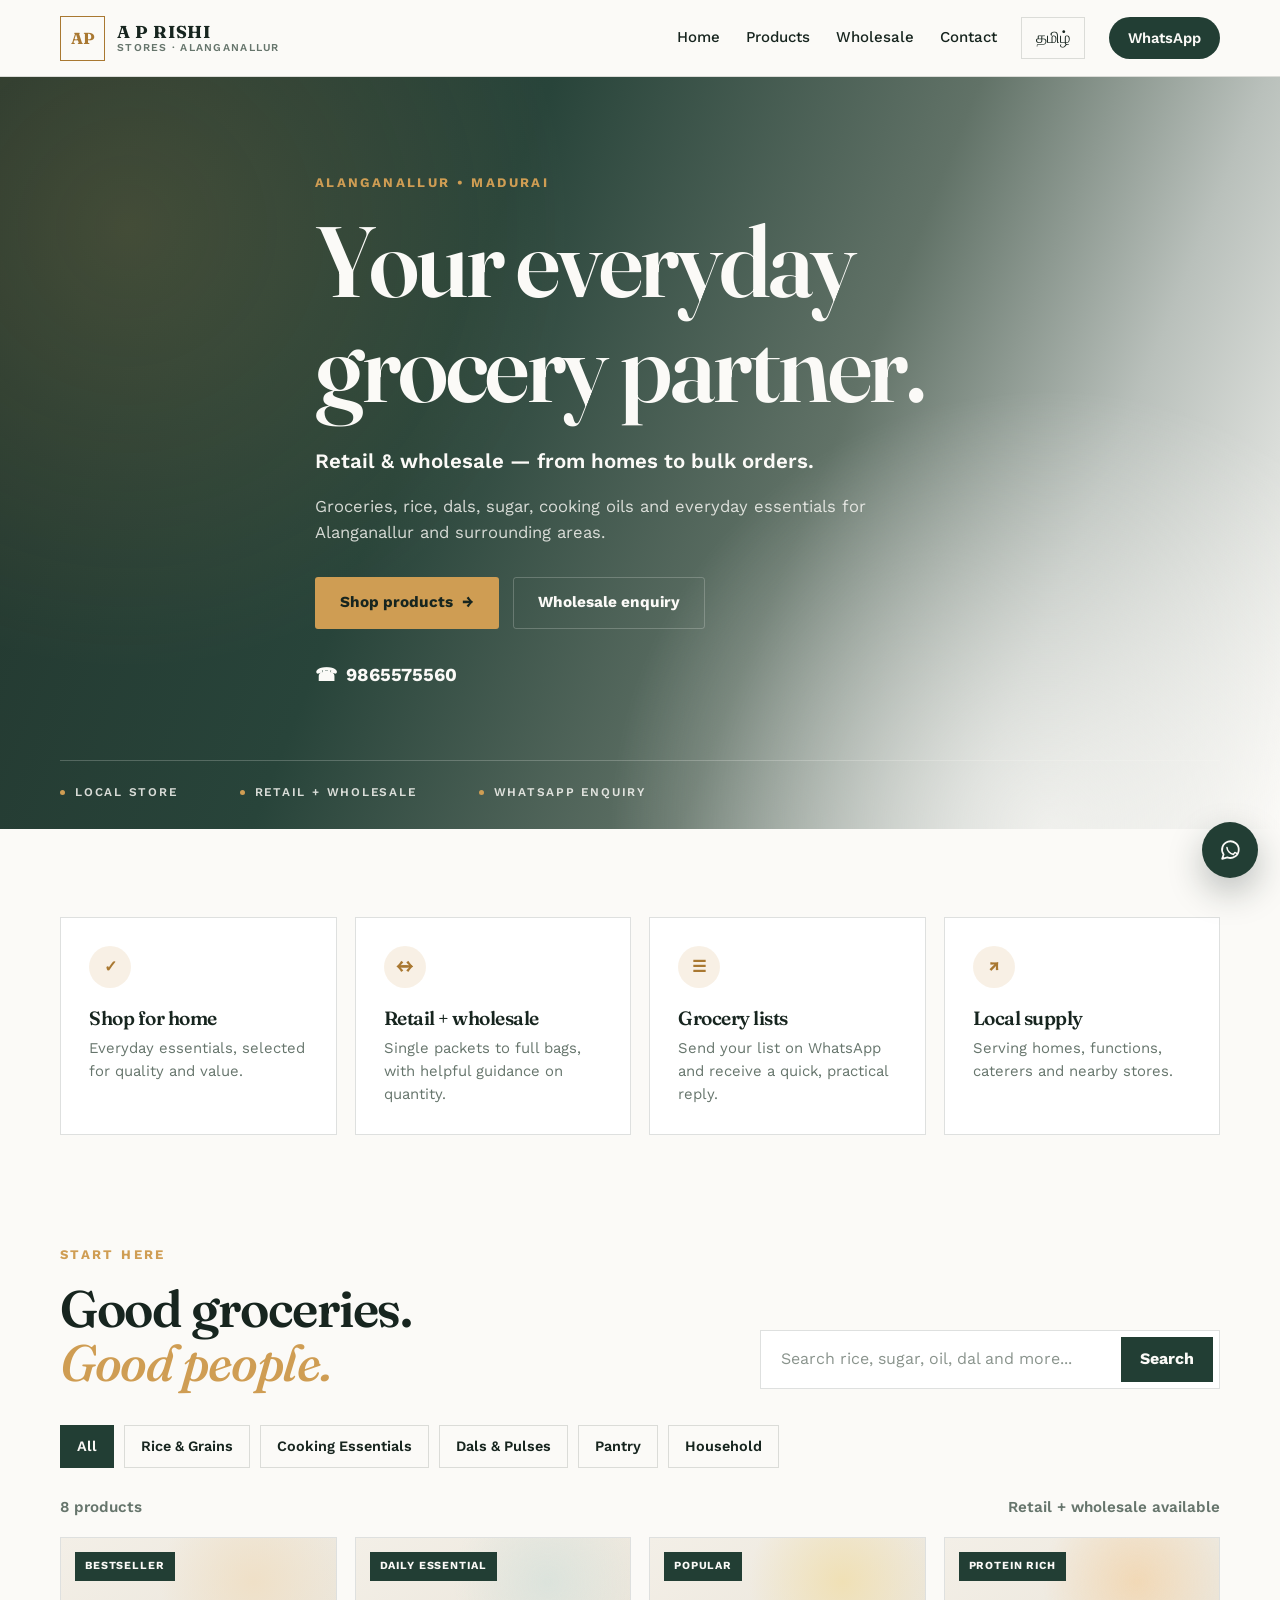
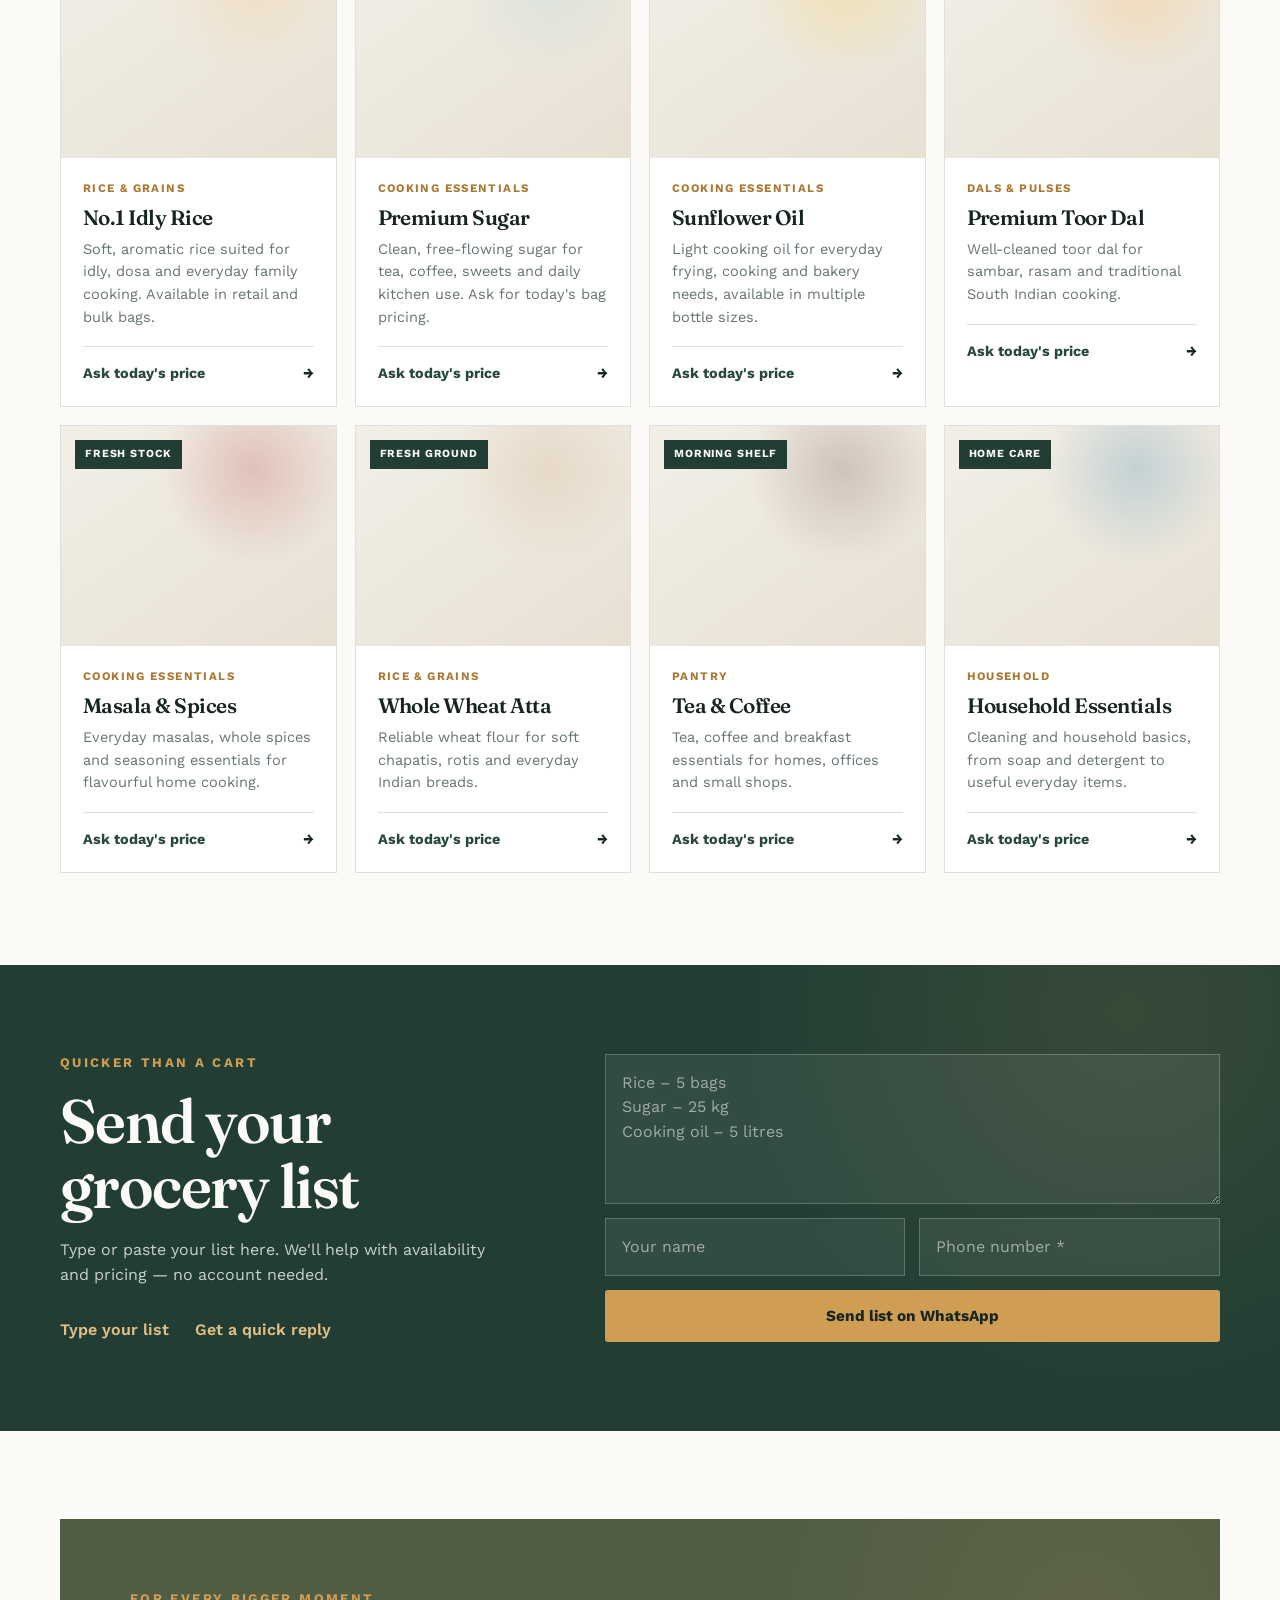
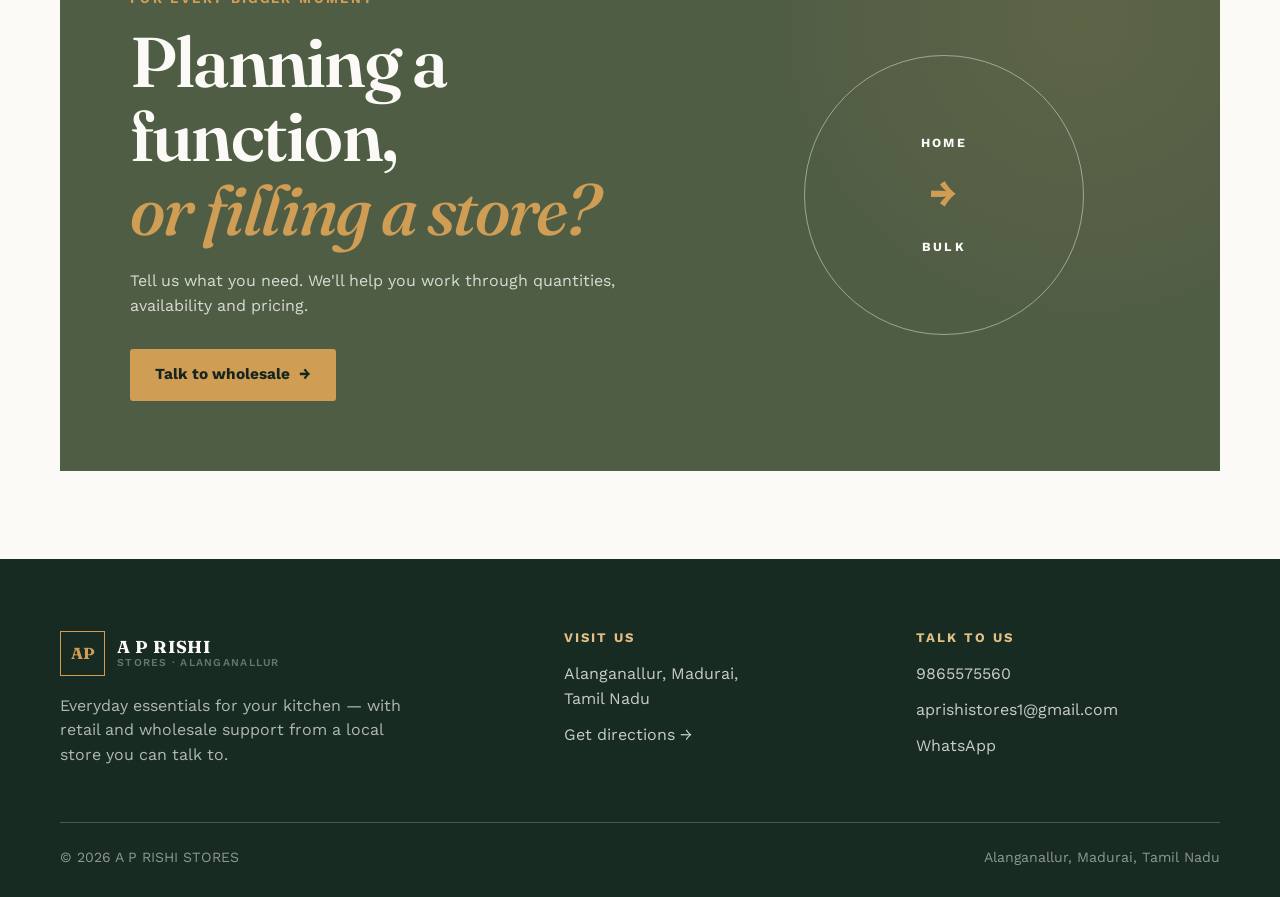
<file: index.html>
<!DOCTYPE html>
<html lang="en">
<head>
  <meta charset="UTF-8" />
  <meta name="viewport" content="width=device-width, initial-scale=1.0" />
  <title>A P Rishi Stores — Everyday Essentials, Alanganallur</title>
  <meta name="description" content="A P Rishi Stores supplies groceries, rice, dals, sugar, cooking oils and everyday essentials in Alanganallur and nearby areas — retail and wholesale." />

  <link rel="preconnect" href="https://fonts.googleapis.com">
  <link rel="preconnect" href="https://fonts.gstatic.com" crossorigin>
  <link href="https://fonts.googleapis.com/css2?family=Fraunces:ital,opsz,wght@0,9..144,400;0,9..144,500;0,9..144,600;0,9..144,700;1,9..144,500;1,9..144,600&family=Work+Sans:wght@400;500;600;700&display=swap" rel="stylesheet">

  <style>
    :root {
      --cream: #FBFAF7;
      --white: #FFFFFF;
      --ink: #17251F;
      --muted: #66756C;

      --green-950: #172B23;
      --green-900: #223E34;
      --green-800: #28483D;
      --green-700: #315344;

      --olive: #505D45;
      --olive-dark: #3F4937;

      --gold: #CF9D53;
      --gold-light: #E2BF84;
      --gold-dark: #A97831;

      --line: rgba(23, 37, 31, 0.14);
      --line-light: rgba(251, 250, 247, 0.22);

      --shadow: 0 22px 60px rgba(23, 37, 31, 0.12);
      --radius: 8px;
    }

    * {
      box-sizing: border-box;
    }

    html {
      scroll-behavior: smooth;
    }

    body {
      margin: 0;
      background: var(--cream);
      color: var(--ink);
      font-family: "Work Sans", sans-serif;
      line-height: 1.55;
    }

    body::selection,
    ::selection {
      background: var(--gold);
      color: var(--ink);
    }

    [hidden] {
      display: none !important;
    }

    img {
      max-width: 100%;
      display: block;
    }

    a {
      color: inherit;
      text-decoration: none;
    }

    button,
    input,
    textarea {
      font: inherit;
    }

    button {
      cursor: pointer;
    }

    .container {
      width: min(1160px, calc(100% - 48px));
      margin-inline: auto;
    }

    h1,
    h2,
    h3,
    h4 {
      font-family: "Fraunces", serif;
      font-weight: 600;
      line-height: 1.05;
      margin: 0;
      letter-spacing: -0.025em;
    }

    em {
      color: var(--gold);
      font-weight: 500;
    }

    .eyebrow {
      color: var(--gold);
      font-size: 0.82rem;
      font-weight: 700;
      letter-spacing: 0.18em;
      margin-bottom: 16px;
      text-transform: uppercase;
    }

    .section-heading {
      font-size: clamp(2.1rem, 4vw, 3.45rem);
      max-width: 650px;
    }

    .section-intro {
      max-width: 650px;
      margin: 16px 0 0;
      color: var(--muted);
      font-size: 1.05rem;
    }

    .reveal {
      opacity: 0;
      transform: translateY(24px);
      transition: opacity 0.75s ease, transform 0.75s ease;
    }

    .reveal.visible {
      opacity: 1;
      transform: translateY(0);
    }

    /* ---------- Header ---------- */

    .site-header {
      position: sticky;
      top: 0;
      z-index: 100;
      background: rgba(251, 250, 247, 0.92);
      backdrop-filter: blur(16px);
      border-bottom: 1px solid var(--line);
    }

    .nav-shell {
      min-height: 76px;
      display: flex;
      align-items: center;
      justify-content: space-between;
      gap: 28px;
    }

    .brand {
      display: flex;
      align-items: center;
      gap: 12px;
      flex-shrink: 0;
    }

    .brand-mark {
      width: 45px;
      height: 45px;
      border: 1.5px solid var(--gold-dark);
      display: grid;
      place-items: center;
      color: var(--gold-dark);
      font-family: "Fraunces", serif;
      font-weight: 700;
    }

    .brand-text {
      display: flex;
      flex-direction: column;
      line-height: 1.15;
    }

    .brand-name {
      font-family: "Fraunces", serif;
      font-size: 1.08rem;
      font-weight: 700;
      letter-spacing: 0.035em;
    }

    .brand-sub {
      font-size: 0.66rem;
      font-weight: 600;
      letter-spacing: 0.12em;
      color: var(--muted);
    }

    .nav-actions {
      display: flex;
      align-items: center;
      gap: 24px;
    }

    .nav-links {
      display: flex;
      align-items: center;
      gap: 26px;
    }

    .nav-links a {
      font-size: 0.94rem;
      font-weight: 500;
      position: relative;
    }

    .nav-links a::after {
      content: "";
      position: absolute;
      left: 0;
      bottom: -6px;
      width: 100%;
      height: 2px;
      background: var(--gold);
      transform: scaleX(0);
      transform-origin: right;
      transition: transform 0.25s ease;
    }

    .nav-links a:hover::after {
      transform: scaleX(1);
      transform-origin: left;
    }

    .lang-toggle {
      border: 1px solid var(--line);
      background: transparent;
      color: var(--ink);
      min-height: 38px;
      padding: 8px 14px;
      display: inline-flex;
      align-items: center;
      gap: 7px;
      transition: 0.25s ease;
    }

    .lang-toggle:hover {
      background: var(--green-900);
      color: var(--cream);
      border-color: var(--green-900);
    }

    body.lang-ta .lang-toggle {
      background: var(--green-900);
      border-color: var(--green-900);
      color: var(--cream);
    }

    .whatsapp-pill {
      min-height: 42px;
      padding: 10px 19px;
      display: inline-flex;
      align-items: center;
      gap: 8px;
      border-radius: 999px;
      background: var(--green-900);
      color: var(--cream);
      font-weight: 600;
      font-size: 0.92rem;
      transition: 0.25s ease;
    }

    .whatsapp-pill:hover {
      background: var(--green-700);
      transform: translateY(-2px);
      box-shadow: 0 10px 24px rgba(34, 62, 52, 0.22);
    }

    .menu-button {
      display: none;
      width: 44px;
      height: 44px;
      border: 1px solid var(--line);
      background: transparent;
      color: var(--ink);
    }

    /* ---------- Buttons ---------- */

    .button {
      display: inline-flex;
      align-items: center;
      justify-content: center;
      gap: 9px;
      min-height: 52px;
      padding: 13px 24px;
      border: 1.5px solid transparent;
      border-radius: 3px;
      font-weight: 700;
      font-size: 0.96rem;
      transition: transform 0.2s ease, box-shadow 0.2s ease, background 0.2s ease;
    }

    .button:hover {
      transform: translateY(-2px);
    }

    .button-gold {
      background: var(--gold);
      color: var(--ink);
    }

    .button-gold:hover {
      background: var(--gold-light);
      box-shadow: 0 12px 28px rgba(207, 157, 83, 0.3);
    }

    .button-outline-light {
      border-color: var(--line-light);
      color: var(--cream);
      background: transparent;
    }

    .button-outline-light:hover {
      background: rgba(251, 250, 247, 0.1);
    }

    .button-outline-dark {
      border-color: var(--line);
      color: var(--ink);
      background: transparent;
    }

    .button-outline-dark:hover {
      background: rgba(23, 37, 31, 0.05);
    }

    /* ---------- Hero ---------- */

    .hero {
      min-height: 720px;
      position: relative;
      overflow: hidden;
      color: var(--cream);
      background:
        radial-gradient(circle at 10% 20%, rgba(207, 157, 83, 0.18), transparent 34%),
        radial-gradient(circle at 82% 100%, rgba(251, 250, 247, 0.76), transparent 34%),
        linear-gradient(
          112deg,
          #22352D 0%,
          #28443A 35%,
          #617267 62%,
          #B9C0BB 80%,
          #FBFAF7 100%
        );
    }

    body.lang-ta .hero {
      background:
        radial-gradient(circle at 10% 20%, rgba(207, 157, 83, 0.2), transparent 34%),
        radial-gradient(circle at 82% 100%, rgba(251, 250, 247, 0.68), transparent 34%),
        linear-gradient(
          112deg,
          #172B23 0%,
          #223E34 40%,
          #4D6155 68%,
          #AAB4AD 84%,
          #FBFAF7 100%
        );
    }

    body.language-pulse .hero::after {
      content: "";
      position: absolute;
      inset: 0;
      z-index: 1;
      pointer-events: none;
      background: linear-gradient(90deg, transparent, rgba(207, 157, 83, 0.16), transparent);
      animation: languageGlow 0.9s ease both;
    }

    @keyframes languageGlow {
      from {
        transform: translateX(-100%);
        opacity: 0;
      }

      30% {
        opacity: 1;
      }

      to {
        transform: translateX(100%);
        opacity: 0;
      }
    }

    .hero-inner {
      position: relative;
      z-index: 2;
      max-width: 650px;
      padding: 96px 0 70px;
    }

    .hero-item {
      opacity: 0;
      transform: translateY(24px);
      animation: heroFadeUp 0.8s ease forwards;
    }

    .hero-item:nth-child(1) { animation-delay: 0.05s; }
    .hero-item:nth-child(2) { animation-delay: 0.16s; }
    .hero-item:nth-child(3) { animation-delay: 0.27s; }
    .hero-item:nth-child(4) { animation-delay: 0.38s; }
    .hero-item:nth-child(5) { animation-delay: 0.49s; }
    .hero-item:nth-child(6) { animation-delay: 0.6s; }

    @keyframes heroFadeUp {
      to {
        opacity: 1;
        transform: translateY(0);
      }
    }

    .hero h1 {
      font-size: clamp(3.3rem, 7.8vw, 6.5rem);
      max-width: 760px;
    }

    .hero-lede-strong {
      margin: 27px 0 0;
      font-size: clamp(1.05rem, 2vw, 1.28rem);
      font-weight: 600;
    }

    .hero-lede {
      max-width: 650px;
      margin: 16px 0 0;
      color: rgba(251, 250, 247, 0.82);
      font-size: 1.04rem;
    }

    .hero-actions {
      display: flex;
      flex-wrap: wrap;
      gap: 14px;
      margin-top: 32px;
    }

    .hero-phone {
      display: flex;
      align-items: center;
      gap: 9px;
      margin-top: 32px;
      font-size: 1.15rem;
      font-weight: 700;
    }

    .hero-strip {
      position: relative;
      z-index: 2;
      border-top: 1px solid var(--line-light);
      padding: 22px 0 28px;
      display: flex;
      gap: clamp(24px, 5vw, 62px);
      flex-wrap: wrap;
    }

    .hero-strip span {
      display: flex;
      align-items: center;
      gap: 10px;
      color: rgba(251, 250, 247, 0.84);
      font-size: 0.74rem;
      font-weight: 600;
      letter-spacing: 0.15em;
    }

    .hero-strip span::before {
      content: "";
      width: 5px;
      height: 5px;
      border-radius: 50%;
      background: var(--gold);
    }

    /* ---------- Trust cards ---------- */

    .trust-section {
      padding: 88px 0 76px;
    }

    .trust-grid {
      display: grid;
      grid-template-columns: repeat(4, 1fr);
      gap: 18px;
    }

    .trust-card {
      background: var(--white);
      border: 1px solid var(--line);
      padding: 28px;
      min-height: 178px;
      transition: transform 0.25s ease, box-shadow 0.25s ease;
    }

    .trust-card:hover {
      transform: translateY(-5px);
      box-shadow: var(--shadow);
    }

    .trust-icon {
      width: 42px;
      height: 42px;
      margin-bottom: 20px;
      border-radius: 50%;
      display: grid;
      place-items: center;
      color: var(--gold-dark);
      background: rgba(207, 157, 83, 0.15);
      font-weight: 700;
    }

    .trust-card h3 {
      font-size: 1.2rem;
      margin-bottom: 9px;
    }

    .trust-card p {
      margin: 0;
      color: var(--muted);
      font-size: 0.93rem;
    }

    /* ---------- Products ---------- */

    .products-section {
      padding: 34px 0 92px;
    }

    .products-top {
      display: flex;
      align-items: flex-end;
      justify-content: space-between;
      gap: 32px;
      margin-bottom: 36px;
    }

    .products-tools {
      width: min(460px, 100%);
    }

    .search-box {
      min-height: 58px;
      background: var(--white);
      border: 1px solid var(--line);
      display: flex;
      align-items: center;
      padding: 6px;
      transition: box-shadow 0.25s ease, border-color 0.25s ease;
    }

    .search-box:focus-within {
      border-color: var(--green-800);
      box-shadow: 0 0 0 4px rgba(34, 62, 52, 0.1);
    }

    .search-box input {
      flex: 1;
      min-width: 0;
      border: 0;
      outline: 0;
      padding: 0 14px;
      background: transparent;
      color: var(--ink);
    }

    .search-box input::placeholder {
      color: #8A948D;
    }

    .search-box button {
      min-width: 92px;
      min-height: 45px;
      border: 0;
      background: var(--green-900);
      color: var(--cream);
      font-weight: 700;
      transition: background 0.2s ease;
    }

    .search-box button:hover {
      background: var(--green-700);
    }

    .category-row {
      display: flex;
      flex-wrap: wrap;
      gap: 10px;
      margin: 0 0 28px;
    }

    .category-button {
      min-height: 42px;
      padding: 9px 16px;
      border: 1px solid var(--line);
      background: transparent;
      color: var(--ink);
      font-size: 0.9rem;
      font-weight: 600;
      transition: 0.2s ease;
    }

    .category-button:hover,
    .category-button.active {
      background: var(--green-900);
      color: var(--cream);
      border-color: var(--green-900);
    }

    .product-meta-row {
      display: flex;
      align-items: center;
      justify-content: space-between;
      gap: 20px;
      margin-bottom: 18px;
      color: var(--muted);
      font-size: 0.95rem;
      font-weight: 600;
    }

    .product-grid {
      display: grid;
      grid-template-columns: repeat(4, 1fr);
      gap: 18px;
    }

    .product-card {
      background: var(--white);
      border: 1px solid var(--line);
      min-height: 100%;
      overflow: hidden;
      transition:
        transform 0.28s ease,
        box-shadow 0.28s ease,
        border-color 0.28s ease;
    }

    .product-card:hover {
      transform: translateY(-7px);
      border-color: rgba(207, 157, 83, 0.7);
      box-shadow: 0 22px 50px rgba(23, 37, 31, 0.14);
    }

    .product-card:hover .product-title {
      color: var(--green-800);
    }

    .product-card:hover .product-arrow {
      transform: translateX(5px);
      color: var(--gold-dark);
    }

    .product-visual {
      height: 220px;
      position: relative;
      overflow: hidden;
      display: grid;
      place-items: center;
      background:
        radial-gradient(circle at 70% 20%, color-mix(in srgb, var(--accent) 35%, white), transparent 36%),
        linear-gradient(145deg, #F3EFE7, #E7E1D4);
    }

    .product-visual img {
      width: 100%;
      height: 100%;
      object-fit: cover;
      transition: transform 0.45s ease;
    }

    .product-card:hover .product-visual img {
      transform: scale(1.06);
    }

    .visual-fallback {
      display: none;
      width: 96px;
      height: 96px;
      border-radius: 50%;
      place-items: center;
      background: var(--accent);
      color: var(--white);
      font-family: "Fraunces", serif;
      font-size: 2.1rem;
      font-weight: 700;
      box-shadow: 0 16px 34px rgba(23, 37, 31, 0.18);
    }

    .show-fallback .visual-fallback {
      display: grid;
    }

    .product-badge {
      position: absolute;
      top: 14px;
      left: 14px;
      z-index: 2;
      padding: 6px 10px;
      background: var(--green-900);
      color: var(--cream);
      font-size: 0.68rem;
      font-weight: 700;
      letter-spacing: 0.08em;
      text-transform: uppercase;
    }

    .product-content {
      padding: 22px;
    }

    .product-category {
      color: var(--gold-dark);
      font-size: 0.72rem;
      font-weight: 700;
      letter-spacing: 0.12em;
      margin-bottom: 9px;
      text-transform: uppercase;
    }

    .product-title {
      font-size: 1.3rem;
      margin-bottom: 9px;
      transition: color 0.2s ease;
    }

    .product-description {
      min-height: 66px;
      margin: 0 0 18px;
      color: var(--muted);
      font-size: 0.91rem;
    }

    .product-footer {
      display: flex;
      align-items: center;
      justify-content: space-between;
      gap: 16px;
      border-top: 1px solid var(--line);
      padding-top: 15px;
      font-size: 0.9rem;
      font-weight: 700;
    }

    .product-price-note {
      color: var(--green-800);
    }

    .product-arrow {
      transition: transform 0.2s ease, color 0.2s ease;
    }

    .empty-state {
      grid-column: 1 / -1;
      border: 1px dashed rgba(23, 37, 31, 0.25);
      padding: 70px 25px;
      text-align: center;
      background: rgba(255, 255, 255, 0.55);
    }

    .empty-state h3 {
      font-size: 1.55rem;
      margin-bottom: 8px;
    }

    .empty-state p {
      margin: 0;
      color: var(--muted);
    }

    /* ---------- Grocery-list section ---------- */

    .list-section {
      background:
        radial-gradient(circle at 88% 10%, rgba(207, 157, 83, 0.12), transparent 32%),
        var(--green-900);
      color: var(--cream);
      padding: 88px 0;
    }

    .list-grid {
      display: grid;
      grid-template-columns: 0.85fr 1.15fr;
      gap: clamp(38px, 7vw, 100px);
      align-items: center;
    }

    .list-section h2 {
      font-size: clamp(2.4rem, 4.8vw, 4rem);
      margin-bottom: 20px;
    }

    .list-section p {
      color: rgba(251, 250, 247, 0.78);
      max-width: 480px;
      margin: 0;
    }

    .list-points {
      display: flex;
      flex-wrap: wrap;
      gap: 26px;
      margin-top: 30px;
      color: var(--gold-light);
      font-weight: 600;
    }

    .list-form {
      display: grid;
      gap: 14px;
    }

    .list-form textarea,
    .list-form input {
      width: 100%;
      border: 1px solid var(--line-light);
      outline: 0;
      background: rgba(251, 250, 247, 0.07);
      color: var(--cream);
      padding: 16px;
      resize: vertical;
      transition: border-color 0.2s ease, background 0.2s ease;
    }

    .list-form textarea {
      min-height: 150px;
    }

    .list-form input::placeholder,
    .list-form textarea::placeholder {
      color: rgba(251, 250, 247, 0.55);
    }

    .list-form textarea:focus,
    .list-form input:focus {
      border-color: var(--gold);
      background: rgba(251, 250, 247, 0.1);
    }

    .form-row {
      display: grid;
      grid-template-columns: 1fr 1fr;
      gap: 14px;
    }

    .input-error {
      border-color: #E07A5F !important;
    }

    /* ---------- Wholesale section ---------- */

    .wholesale-section {
      padding: 88px 0;
    }

    .wholesale-panel {
      background:
        radial-gradient(circle at 88% 18%, rgba(207, 157, 83, 0.11), transparent 28%),
        var(--olive);
      color: var(--cream);
      min-height: 390px;
      padding: clamp(38px, 6vw, 70px);
      display: grid;
      grid-template-columns: 1.15fr 0.85fr;
      gap: 50px;
      align-items: center;
      position: relative;
      overflow: hidden;
    }

    .wholesale-panel h2 {
      font-size: clamp(2.5rem, 5.5vw, 4.4rem);
      margin-bottom: 22px;
    }

    .wholesale-panel p {
      max-width: 560px;
      color: rgba(251, 250, 247, 0.8);
      margin: 0 0 30px;
    }

    .bulk-circle {
      width: min(280px, 75vw);
      aspect-ratio: 1;
      border: 1px solid rgba(251, 250, 247, 0.45);
      border-radius: 50%;
      justify-self: center;
      display: flex;
      flex-direction: column;
      align-items: center;
      justify-content: center;
      gap: 24px;
      color: var(--cream);
      font-size: 0.78rem;
      font-weight: 700;
      letter-spacing: 0.18em;
      animation: slowFloat 5s ease-in-out infinite;
    }

    .bulk-circle strong {
      color: var(--gold);
      font-size: 2.3rem;
      line-height: 1;
    }

    @keyframes slowFloat {
      0%, 100% {
        transform: translateY(0);
      }

      50% {
        transform: translateY(-12px);
      }
    }

    /* ---------- Product-detail page ---------- */

    .detail-hero {
      background:
        radial-gradient(circle at 92% 15%, rgba(207, 157, 83, 0.11), transparent 34%),
        var(--green-900);
      color: var(--cream);
      padding: 54px 0 62px;
    }

    .back-link {
      display: inline-flex;
      align-items: center;
      gap: 8px;
      color: var(--gold-light);
      font-weight: 700;
      margin-bottom: 28px;
      transition: transform 0.2s ease;
    }

    .back-link:hover {
      transform: translateX(-4px);
    }

    .detail-hero h1 {
      font-size: clamp(3rem, 7vw, 5.6rem);
    }

    .detail-subtitle {
      max-width: 680px;
      margin: 16px 0 0;
      color: rgba(251, 250, 247, 0.78);
      font-size: 1.06rem;
    }

    .detail-body {
      padding: 70px 0 90px;
    }

    .detail-grid {
      display: grid;
      grid-template-columns: 0.92fr 1.08fr;
      gap: clamp(36px, 6vw, 76px);
      align-items: start;
    }

    .detail-media {
      min-height: 480px;
      border: 1px solid var(--line);
      background:
        radial-gradient(circle at 78% 18%, rgba(207, 157, 83, 0.16), transparent 35%),
        linear-gradient(145deg, #F5F0E5, #E5DECD);
      display: grid;
      place-items: center;
      overflow: hidden;
      position: sticky;
      top: 105px;
    }

    .detail-media img {
      width: 100%;
      height: 100%;
      min-height: 480px;
      object-fit: cover;
    }

    .detail-fallback {
      width: 180px;
      height: 180px;
      border-radius: 50%;
      display: none;
      place-items: center;
      background: var(--accent, var(--green-900));
      color: var(--cream);
      font-family: "Fraunces", serif;
      font-size: 4rem;
      font-weight: 700;
      box-shadow: 0 26px 60px rgba(23, 37, 31, 0.2);
    }

    .detail-kicker {
      color: var(--gold-dark);
      font-size: 0.78rem;
      font-weight: 700;
      letter-spacing: 0.16em;
      margin-bottom: 12px;
      text-transform: uppercase;
    }

    .detail-info h2 {
      font-size: clamp(2rem, 4vw, 3.2rem);
      margin-bottom: 18px;
    }

    .detail-description {
      color: var(--muted);
      font-size: 1.03rem;
      margin: 0 0 30px;
    }

    .pack-title {
      margin: 0 0 14px;
      font-family: "Work Sans", sans-serif;
      font-size: 0.82rem;
      font-weight: 700;
      letter-spacing: 0.12em;
      text-transform: uppercase;
    }

    .pack-grid {
      display: flex;
      flex-wrap: wrap;
      gap: 10px;
      margin-bottom: 30px;
    }

    .pack-item {
      min-height: 44px;
      padding: 10px 15px;
      border: 1px solid var(--line);
      background: var(--white);
      font-weight: 700;
    }

    .detail-note {
      padding: 20px;
      border-left: 3px solid var(--gold);
      background: rgba(207, 157, 83, 0.1);
      color: var(--green-900);
      margin-bottom: 30px;
    }

    .detail-actions {
      display: flex;
      flex-wrap: wrap;
      gap: 13px;
    }

    .related-section {
      padding: 0 0 90px;
    }

    .related-section h2 {
      font-size: 2.2rem;
      margin-bottom: 26px;
    }

    .related-grid {
      display: grid;
      grid-template-columns: repeat(3, 1fr);
      gap: 18px;
    }

    /* ---------- Footer ---------- */

    .site-footer {
      background: var(--green-950);
      color: var(--cream);
      padding: 72px 0 28px;
    }

    .footer-grid {
      display: grid;
      grid-template-columns: 1.2fr 0.8fr 0.8fr;
      gap: 48px;
      padding-bottom: 52px;
      border-bottom: 1px solid var(--line-light);
    }

    .footer-brand .brand-mark {
      border-color: var(--gold);
      color: var(--gold);
    }

    .footer-heading {
      font-family: "Work Sans", sans-serif;
      font-size: 0.82rem;
      font-weight: 700;
      letter-spacing: 0.15em;
      margin: 0 0 18px;
      text-transform: uppercase;
      color: var(--gold-light);
    }

    .footer-grid p {
      color: rgba(251, 250, 247, 0.68);
      max-width: 360px;
      margin: 18px 0 0;
    }

    .footer-grid a {
      display: block;
      color: rgba(251, 250, 247, 0.78);
      margin-bottom: 11px;
      transition: color 0.2s ease, transform 0.2s ease;
    }

    .footer-grid a:hover {
      color: var(--gold);
      transform: translateX(4px);
    }

    .footer-bottom {
      display: flex;
      justify-content: space-between;
      gap: 24px;
      flex-wrap: wrap;
      padding-top: 24px;
      color: rgba(251, 250, 247, 0.52);
      font-size: 0.88rem;
    }

    .floating-whatsapp {
      position: fixed;
      right: 22px;
      bottom: 22px;
      z-index: 110;
      width: 56px;
      height: 56px;
      border-radius: 50%;
      display: grid;
      place-items: center;
      background: var(--green-900);
      color: var(--cream);
      box-shadow: 0 14px 35px rgba(23, 37, 31, 0.28);
      transition: transform 0.2s ease, background 0.2s ease;
    }

    .floating-whatsapp:hover {
      background: var(--gold);
      color: var(--ink);
      transform: translateY(-4px);
    }

    /* ---------- Responsive ---------- */

    @media (max-width: 980px) {
      .trust-grid,
      .product-grid {
        grid-template-columns: repeat(2, 1fr);
      }

      .list-grid,
      .wholesale-panel,
      .detail-grid,
      .footer-grid {
        grid-template-columns: 1fr;
      }

      .detail-media {
        position: static;
      }

      .related-grid {
        grid-template-columns: repeat(2, 1fr);
      }
    }

    @media (max-width: 760px) {
      .container {
        width: min(100% - 32px, 1160px);
      }

      .menu-button {
        display: grid;
        place-items: center;
      }

      .nav-actions {
        position: fixed;
        top: 76px;
        left: 16px;
        right: 16px;
        z-index: 99;
        display: none;
        flex-direction: column;
        align-items: stretch;
        gap: 0;
        background: var(--cream);
        border: 1px solid var(--line);
        box-shadow: var(--shadow);
        padding: 12px;
      }

      .nav-open .nav-actions {
        display: flex;
      }

      .nav-links {
        flex-direction: column;
        align-items: stretch;
        gap: 0;
      }

      .nav-links a {
        padding: 13px 10px;
        border-bottom: 1px solid var(--line);
      }

      .lang-toggle,
      .whatsapp-pill {
        justify-content: center;
        margin-top: 10px;
      }

      .hero {
        min-height: auto;
      }

      .hero-inner {
        padding-top: 72px;
      }

      .products-top {
        align-items: stretch;
        flex-direction: column;
      }

      .products-tools {
        width: 100%;
      }

      .trust-grid,
      .product-grid,
      .related-grid,
      .form-row {
        grid-template-columns: 1fr;
      }

      .detail-media,
      .detail-media img {
        min-height: 330px;
      }

      .footer-bottom {
        flex-direction: column;
      }
    }
  </style>
</head>

<body>
  <header class="site-header">
    <div class="container nav-shell">
      <a class="brand" href="#top" aria-label="A P Rishi Stores home">
        <span class="brand-mark">AP</span>
        <span class="brand-text">
          <span class="brand-name">A P RISHI</span>
          <span class="brand-sub">STORES · ALANGANALLUR</span>
        </span>
      </a>

      <button class="menu-button" id="menuButton" aria-label="Open menu">☰</button>

      <div class="nav-actions" id="navActions">
        <nav class="nav-links" aria-label="Main navigation">
          <a href="#top" data-en="Home" data-ta="முகப்பு">Home</a>
          <a href="#products" data-en="Products" data-ta="பொருட்கள்">Products</a>
          <a href="#wholesale" data-en="Wholesale" data-ta="மொத்த விற்பனை">Wholesale</a>
          <a href="#contact" data-en="Contact" data-ta="தொடர்பு">Contact</a>
        </nav>

        <button class="lang-toggle" id="languageToggle" type="button" aria-label="Change language">
          <span>தமிழ்</span>
        </button>

        <a
          class="whatsapp-pill"
          href="https://wa.me/919865575560?text=Hi%2C%20I%27d%20like%20to%20know%20more%20about%20A%20P%20Rishi%20Stores"
          target="_blank"
          rel="noopener"
        >
          WhatsApp
        </a>
      </div>
    </div>
  </header>

  <main>
    <!-- HOME VIEW -->
    <div id="homeView">
      <section class="hero" id="top">
        <div class="container hero-inner">
          <div class="eyebrow hero-item" data-en="Alanganallur • Madurai" data-ta="அலங்காநல்லூர் • மதுரை">
            Alanganallur • Madurai
          </div>

          <h1 class="hero-item">
            <span data-en="Your everyday grocery partner." data-ta="உங்கள் தினசரி மளிகைத் துணை.">
              Your everyday grocery partner.
            </span>
          </h1>

          <p class="hero-lede-strong hero-item">
            <span data-en="Retail & wholesale — from homes to bulk orders." data-ta="சில்லறை மற்றும் மொத்த விற்பனை — வீடுகளில் இருந்து பெரும் ஆர்டர்கள் வரை.">
              Retail &amp; wholesale — from homes to bulk orders.
            </span>
          </p>

          <p class="hero-lede hero-item">
            <span data-en="Groceries, rice, dals, sugar, cooking oils and everyday essentials for Alanganallur and surrounding areas." data-ta="அலங்காநல்லூர் மற்றும் அதன் சுற்றுவட்டாரங்களுக்கு மளிகை, அரிசி, பருப்பு, சர்க்கரை, சமையல் எண்ணெய் மற்றும் தினசரி தேவைகள்.">
              Groceries, rice, dals, sugar, cooking oils and everyday essentials for Alanganallur and surrounding areas.
            </span>
          </p>

          <div class="hero-actions hero-item">
            <a class="button button-gold" href="#products">
              <span data-en="Shop products" data-ta="பொருட்களைப் பார்க்க">Shop products</span> →
            </a>
            <a class="button button-outline-light" href="#wholesale">
              <span data-en="Wholesale enquiry" data-ta="மொத்த விசாரணை">Wholesale enquiry</span>
            </a>
          </div>

          <div class="hero-phone hero-item">
            <span>☎</span>
            <a href="tel:+919865575560">9865575560</a>
          </div>
        </div>

        <div class="container hero-strip">
          <span data-en="LOCAL STORE" data-ta="உள்ளூர் கடை">LOCAL STORE</span>
          <span data-en="RETAIL + WHOLESALE" data-ta="சில்லறை + மொத்தம்">RETAIL + WHOLESALE</span>
          <span data-en="WHATSAPP ENQUIRY" data-ta="WHATSAPP விசாரணை">WHATSAPP ENQUIRY</span>
        </div>
      </section>

      <section class="trust-section">
        <div class="container trust-grid">
          <article class="trust-card reveal">
            <div class="trust-icon">✓</div>
            <h3 data-en="Shop for home" data-ta="வீட்டிற்கு வாங்க">Shop for home</h3>
            <p data-en="Everyday essentials, selected for quality and value." data-ta="தரம் மற்றும் மதிப்பிற்காகத் தேர்ந்தெடுக்கப்பட்ட தினசரி பொருட்கள்.">
              Everyday essentials, selected for quality and value.
            </p>
          </article>

          <article class="trust-card reveal">
            <div class="trust-icon">↔</div>
            <h3 data-en="Retail + wholesale" data-ta="சில்லறை + மொத்தம்">Retail + wholesale</h3>
            <p data-en="Single packets to full bags, with helpful guidance on quantity." data-ta="ஒரு பாக்கெட்டில் இருந்து முழு மூட்டை வரை, அளவு தொடர்பான வழிகாட்டுதலுடன்.">
              Single packets to full bags, with helpful guidance on quantity.
            </p>
          </article>

          <article class="trust-card reveal">
            <div class="trust-icon">☰</div>
            <h3 data-en="Grocery lists" data-ta="மளிகை பட்டியல்">Grocery lists</h3>
            <p data-en="Send your list on WhatsApp and receive a quick, practical reply." data-ta="உங்கள் பட்டியலை WhatsApp-இல் அனுப்பி விரைவான பதிலைப் பெறுங்கள்.">
              Send your list on WhatsApp and receive a quick, practical reply.
            </p>
          </article>

          <article class="trust-card reveal">
            <div class="trust-icon">↗</div>
            <h3 data-en="Local supply" data-ta="உள்ளூர் விநியோகம்">Local supply</h3>
            <p data-en="Serving homes, functions, caterers and nearby stores." data-ta="வீடுகள், சுப நிகழ்வுகள், கேட்டரிங் மற்றும் அருகிலுள்ள கடைகளுக்கு சேவை.">
              Serving homes, functions, caterers and nearby stores.
            </p>
          </article>
        </div>
      </section>

      <section class="products-section" id="products">
        <div class="container">
          <div class="products-top reveal">
            <div>
              <div class="eyebrow" data-en="START HERE" data-ta="இங்கிருந்து தொடங்குங்கள்">START HERE</div>
              <h2 class="section-heading">
                <span data-en="Good groceries." data-ta="நல்ல மளிகை.">Good groceries.</span><br>
                <em data-en="Good people." data-ta="நல்ல உறவுகள்.">Good people.</em>
              </h2>
            </div>

            <div class="products-tools">
              <div class="search-box">
                <input
                  id="productSearch"
                  type="search"
                  data-en-ph="Search rice, sugar, oil, dal and more..."
                  data-ta-ph="அரிசி, சர்க்கரை, எண்ணெய், பருப்பு எனத் தேடுங்கள்..."
                  placeholder="Search rice, sugar, oil, dal and more..."
                >
                <button type="button" data-en="Search" data-ta="தேடு">Search</button>
              </div>
            </div>
          </div>

          <div class="category-row" id="categoryRow" aria-label="Product categories">
            <button class="category-button active" type="button" data-category="all" data-en="All" data-ta="அனைத்தும்">All</button>
            <button class="category-button" type="button" data-category="grains" data-en="Rice & Grains" data-ta="அரிசி & தானியங்கள்">Rice &amp; Grains</button>
            <button class="category-button" type="button" data-category="cooking" data-en="Cooking Essentials" data-ta="சமையல் தேவைகள்">Cooking Essentials</button>
            <button class="category-button" type="button" data-category="pulses" data-en="Dals & Pulses" data-ta="பருப்பு வகைகள்">Dals &amp; Pulses</button>
            <button class="category-button" type="button" data-category="pantry" data-en="Pantry" data-ta="சிற்றுண்டி & பானங்கள்">Pantry</button>
            <button class="category-button" type="button" data-category="household" data-en="Household" data-ta="வீட்டு தேவைகள்">Household</button>
          </div>

          <div class="product-meta-row">
            <span id="productCount">8 products</span>
            <span data-en="Retail + wholesale available" data-ta="சில்லறை + மொத்தம் கிடைக்கும்">Retail + wholesale available</span>
          </div>

          <div class="product-grid" id="productGrid"></div>
        </div>
      </section>

      <section class="list-section" id="list">
        <div class="container list-grid">
          <div class="reveal">
            <div class="eyebrow" data-en="QUICKER THAN A CART" data-ta="கார்ட்டை விட விரைவு">QUICKER THAN A CART</div>
            <h2 data-en="Send your grocery list" data-ta="உங்கள் மளிகை பட்டியலை அனுப்புங்கள்">Send your grocery list</h2>
            <p data-en="Type or paste your list here. We'll help with availability and pricing — no account needed." data-ta="உங்கள் பட்டியலை இங்கு தட்டச்சு செய்யுங்கள். கிடைப்பதும் விலையும் குறித்து உதவுவோம் — கணக்கு தேவையில்லை.">
              Type or paste your list here. We'll help with availability and pricing — no account needed.
            </p>

            <div class="list-points">
              <span data-en="Type your list" data-ta="பட்டியலை எழுதுங்கள்">Type your list</span>
              <span data-en="Get a quick reply" data-ta="விரைவான பதில் பெறுங்கள்">Get a quick reply</span>
            </div>
          </div>

          <div class="list-form reveal">
            <textarea
              id="groceryList"
              data-en-ph="Rice – 5 bags&#10;Sugar – 25 kg&#10;Cooking oil – 5 litres"
              data-ta-ph="அரிசி – 5 மூட்டை&#10;சர்க்கரை – 25 கிலோ&#10;சமையல் எண்ணெய் – 5 லிட்டர்"
              placeholder="Rice – 5 bags&#10;Sugar – 25 kg&#10;Cooking oil – 5 litres"
            ></textarea>

            <div class="form-row">
              <input id="customerName" type="text" data-en-ph="Your name" data-ta-ph="உங்கள் பெயர்" placeholder="Your name">
              <input id="customerPhone" type="tel" data-en-ph="Phone number *" data-ta-ph="தொலைபேசி எண் *" placeholder="Phone number *">
            </div>

            <button class="button button-gold" id="sendListButton" type="button">
              <span data-en="Send list on WhatsApp" data-ta="WhatsApp-இல் பட்டியலை அனுப்பு">Send list on WhatsApp</span>
            </button>
          </div>
        </div>
      </section>

      <section class="wholesale-section" id="wholesale">
        <div class="container">
          <div class="wholesale-panel reveal">
            <div>
              <div class="eyebrow" data-en="FOR EVERY BIGGER MOMENT" data-ta="ஒவ்வொரு பெரிய நிகழ்விற்கும்">FOR EVERY BIGGER MOMENT</div>
              <h2>
                <span data-en="Planning a function," data-ta="ஒரு நிகழ்வைத் திட்டமிடுகிறீர்களா?">Planning a function,</span><br>
                <em data-en="or filling a store?" data-ta="அல்லது கடையை நிரப்பவா?">or filling a store?</em>
              </h2>
              <p data-en="Tell us what you need. We'll help you work through quantities, availability and pricing." data-ta="உங்களுக்கு என்ன தேவை என்று சொல்லுங்கள். அளவு, கிடைப்பு மற்றும் விலை குறித்து உதவுவோம்.">
                Tell us what you need. We'll help you work through quantities, availability and pricing.
              </p>

              <a
                class="button button-gold"
                href="https://wa.me/919865575560?text=Hi%2C%20I%27d%20like%20a%20wholesale%20quote%20from%20A%20P%20Rishi%20Stores"
                target="_blank"
                rel="noopener"
              >
                <span data-en="Talk to wholesale" data-ta="மொத்த விற்பனையுடன் பேசுங்கள்">Talk to wholesale</span> →
              </a>
            </div>

            <div class="bulk-circle" aria-hidden="true">
              <span data-en="HOME" data-ta="வீடு">HOME</span>
              <strong>→</strong>
              <span data-en="BULK" data-ta="மொத்தம்">BULK</span>
            </div>
          </div>
        </div>
      </section>
    </div>

    <!-- PRODUCT DETAIL VIEW -->
    <div id="productView" hidden>
      <section class="detail-hero">
        <div class="container">
          <a class="back-link" href="#products">← <span data-en="Back to products" data-ta="பொருட்களுக்குத் திரும்பு">Back to products</span></a>
          <div class="eyebrow">A P RISHI STORES</div>
          <h1 id="detailHeroTitle">Products</h1>
          <p class="detail-subtitle" id="detailHeroSubtitle"></p>
        </div>
      </section>

      <section class="detail-body">
        <div class="container detail-grid">
          <div class="detail-media" id="detailMedia"></div>

          <div class="detail-info">
            <div class="detail-kicker" id="detailCategory"></div>
            <h2 id="detailName"></h2>
            <p class="detail-description" id="detailDescription"></p>

            <h3 class="pack-title" data-en="Available quantities" data-ta="கிடைக்கும் அளவுகள்">Available quantities</h3>
            <div class="pack-grid" id="detailPacks"></div>

            <div class="detail-note" id="detailNote"></div>

            <div class="detail-actions">
              <a class="button button-gold" id="detailWhatsapp" href="#" target="_blank" rel="noopener">
                <span data-en="Ask today's price" data-ta="இன்றைய விலை கேட்க">Ask today's price</span> →
              </a>
              <a class="button button-outline-dark" href="tel:+919865575560">
                <span data-en="Call store" data-ta="கடையை அழை">Call store</span>
              </a>
            </div>
          </div>
        </div>
      </section>

      <section class="related-section">
        <div class="container">
          <h2 data-en="You may also need" data-ta="இவையும் உங்களுக்கு வேண்டும்">You may also need</h2>
          <div class="related-grid" id="relatedGrid"></div>
        </div>
      </section>
    </div>
  </main>

  <footer class="site-footer" id="contact">
    <div class="container">
      <div class="footer-grid">
        <div class="footer-brand">
          <div class="brand">
            <span class="brand-mark">AP</span>
            <span class="brand-text">
              <span class="brand-name">A P RISHI</span>
              <span class="brand-sub">STORES · ALANGANALLUR</span>
            </span>
          </div>
          <p data-en="Everyday essentials for your kitchen — with retail and wholesale support from a local store you can talk to." data-ta="உங்கள் சமையலறைக்குத் தினசரி தேவைகள் — நேரடியாகப் பேசக்கூடிய உள்ளூர் கடையின் சில்லறை மற்றும் மொத்த ஆதரவுடன்.">
            Everyday essentials for your kitchen — with retail and wholesale support from a local store you can talk to.
          </p>
        </div>

        <div>
          <h4 class="footer-heading" data-en="Visit us" data-ta="எங்களைப் பார்வையிட">Visit us</h4>
          <a href="https://maps.google.com/?q=Alanganallur,Madurai" target="_blank" rel="noopener">
            <span data-en="Alanganallur, Madurai," data-ta="அலங்காநல்லூர், மதுரை,">Alanganallur, Madurai,</span><br>
            <span data-en="Tamil Nadu" data-ta="தமிழ்நாடு">Tamil Nadu</span>
          </a>
          <a href="https://maps.google.com/?q=Alanganallur,Madurai" target="_blank" rel="noopener">
            <span data-en="Get directions →" data-ta="வழிகளைப் பெற →">Get directions →</span>
          </a>
        </div>

        <div>
          <h4 class="footer-heading" data-en="Talk to us" data-ta="எங்களுடன் பேசுங்கள்">Talk to us</h4>
          <a href="tel:+919865575560">9865575560</a>
          <a href="mailto:aprishistores1@gmail.com">aprishistores1@gmail.com</a>
          <a href="https://wa.me/919865575560" target="_blank" rel="noopener">WhatsApp</a>
        </div>
      </div>

      <div class="footer-bottom">
        <span>© 2026 A P RISHI STORES</span>
        <span>Alanganallur, Madurai, Tamil Nadu</span>
      </div>
    </div>
  </footer>

  <a
    class="floating-whatsapp"
    href="https://wa.me/919865575560"
    target="_blank"
    rel="noopener"
    aria-label="Chat on WhatsApp"
  >
    <svg width="25" height="25" viewBox="0 0 24 24" fill="none" aria-hidden="true">
      <path d="M4 20l1.4-4.2A8 8 0 1 1 9 18.6L4 20z" stroke="currentColor" stroke-width="1.7" stroke-linejoin="round"/>
      <path d="M8.6 9.1c.2 3.1 3.1 6.2 6.2 6.6l1-1.4c.2-.3.6-.4.9-.2l1.7.9" stroke="currentColor" stroke-width="1.5" stroke-linecap="round"/>
    </svg>
  </a>

  <script>
    const PHONE_NUMBER = "919865575560";

    const PRODUCTS = [
      {
        slug: "idly-rice",
        category: "grains",
        accent: "#D2A65F",
        fallback: "IR",
        image: "https://images.unsplash.com/photo-1586201375761-83865001e31c?auto=format&fit=crop&w=1000&q=85",
        tag: { en: "Bestseller", ta: "அதிக விற்பனை" },
        name: {
          en: "No.1 Idly Rice",
          ta: "நம்பர் 1 இட்லி அரிசி"
        },
        description: {
          en: "Soft, aromatic rice suited for idly, dosa and everyday family cooking. Available in retail and bulk bags.",
          ta: "இட்லி, தோசை மற்றும் தினசரி சமையலுக்கு ஏற்ற மென்மையான, நறுமணமிக்க அரிசி. சில்லறை மற்றும் மொத்த மூட்டைகளில் கிடைக்கும்."
        },
        packs: ["1 kg", "5 kg", "10 kg", "25 kg", "50 kg bag"]
      },
      {
        slug: "premium-sugar",
        category: "cooking",
        accent: "#9AAF9B",
        fallback: "S",
        image: "https://images.unsplash.com/photo-1581441363689-1f3c3c4145dc?auto=format&fit=crop&w=1000&q=85",
        tag: { en: "Daily essential", ta: "தினசரி தேவை" },
        name: {
          en: "Premium Sugar",
          ta: "நல்ல தர சர்க்கரை"
        },
        description: {
          en: "Clean, free-flowing sugar for tea, coffee, sweets and daily kitchen use. Ask for today's bag pricing.",
          ta: "தேநீர், காபி, இனிப்புகள் மற்றும் தினசரி சமையலுக்கான தூய்மையான சர்க்கரை. இன்றைய மூட்டை விலையைக் கேட்கவும்."
        },
        packs: ["500 g", "1 kg", "5 kg", "25 kg bag"]
      },
      {
        slug: "sunflower-oil",
        category: "cooking",
        accent: "#D4A72C",
        fallback: "O",
        image: "https://images.unsplash.com/photo-1474979266404-7eaacbcd87c5?auto=format&fit=crop&w=1000&q=85",
        tag: { en: "Popular", ta: "பிரபலம்" },
        name: {
          en: "Sunflower Oil",
          ta: "சூரியகாந்தி எண்ணெய்"
        },
        description: {
          en: "Light cooking oil for everyday frying, cooking and bakery needs, available in multiple bottle sizes.",
          ta: "தினசரி வறுத்தல், சமையல் மற்றும் பேக்கரி தேவைகளுக்கான இலகுவான சமையல் எண்ணெய்; பல பாட்டில் அளவுகளில் கிடைக்கும்."
        },
        packs: ["500 ml", "1 litre", "2 litres", "5 litres", "15 litre tin"]
      },
      {
        slug: "toor-dal",
        category: "pulses",
        accent: "#D8912F",
        fallback: "D",
        image: "https://images.unsplash.com/photo-1615485290382-441e4d049cb5?auto=format&fit=crop&w=1000&q=85",
        tag: { en: "Protein rich", ta: "புரதம் நிறைந்தது" },
        name: {
          en: "Premium Toor Dal",
          ta: "நல்ல தர துவரம் பருப்பு"
        },
        description: {
          en: "Well-cleaned toor dal for sambar, rasam and traditional South Indian cooking.",
          ta: "சாம்பார், ரசம் மற்றும் பாரம்பரிய தென்னிந்திய சமையலுக்காக நன்கு சுத்தம் செய்யப்பட்ட துவரம் பருப்பு."
        },
        packs: ["500 g", "1 kg", "5 kg", "10 kg", "25 kg bag"]
      },
      {
        slug: "masala-spices",
        category: "cooking",
        accent: "#A84D37",
        fallback: "M",
        image: "https://images.unsplash.com/photo-1596040033229-a9821ebd058d?auto=format&fit=crop&w=1000&q=85",
        tag: { en: "Fresh stock", ta: "புதிய இருப்பு" },
        name: {
          en: "Masala & Spices",
          ta: "மசாலா & மூலிகைகள்"
        },
        description: {
          en: "Everyday masalas, whole spices and seasoning essentials for flavourful home cooking.",
          ta: "சுவையான வீட்டுச் சமையலுக்கான தினசரி மசாலா, முழு மூலிகைகள் மற்றும் சுவையூட்டிகள்."
        },
        packs: ["100 g", "250 g", "500 g", "1 kg"]
      },
      {
        slug: "wheat-atta",
        category: "grains",
        accent: "#B99362",
        fallback: "A",
        image: "https://images.unsplash.com/photo-1627485937980-221c88ac04f9?auto=format&fit=crop&w=1000&q=85",
        tag: { en: "Fresh ground", ta: "புதிய அரைப்பு" },
        name: {
          en: "Whole Wheat Atta",
          ta: "முழு கோதுமை மாவு"
        },
        description: {
          en: "Reliable wheat flour for soft chapatis, rotis and everyday Indian breads.",
          ta: "மென்மையான சப்பாத்தி, ரொட்டி மற்றும் தினசரி இந்திய ரொட்டிகளுக்கான நம்பகமான கோதுமை மாவு."
        },
        packs: ["1 kg", "2 kg", "5 kg", "10 kg"]
      },
      {
        slug: "tea-coffee",
        category: "pantry",
        accent: "#78523B",
        fallback: "T",
        image: "https://images.unsplash.com/photo-1564890369478-c89ca6d9cde9?auto=format&fit=crop&w=1000&q=85",
        tag: { en: "Morning shelf", ta: "காலை அலமாரி" },
        name: {
          en: "Tea & Coffee",
          ta: "தேநீர் & காபி"
        },
        description: {
          en: "Tea, coffee and breakfast essentials for homes, offices and small shops.",
          ta: "வீடுகள், அலுவலகங்கள் மற்றும் சிறிய கடைகளுக்கான தேநீர், காபி மற்றும் காலை உணவுப் பொருட்கள்."
        },
        packs: ["100 g", "250 g", "500 g", "1 kg"]
      },
      {
        slug: "household-essentials",
        category: "household",
        accent: "#557C83",
        fallback: "H",
        image: "",
        tag: { en: "Home care", ta: "வீட்டு பராமரிப்பு" },
        name: {
          en: "Household Essentials",
          ta: "வீட்டு தேவைப் பொருட்கள்"
        },
        description: {
          en: "Cleaning and household basics, from soap and detergent to useful everyday items.",
          ta: "சோப்பு, வாஷிங் பவுடர் மற்றும் பயனுள்ள தினசரி பொருட்கள் உள்ளிட்ட சுத்தம் மற்றும் வீட்டு அத்தியாவசியங்கள்."
        },
        packs: ["Single piece", "Retail pack", "Bulk pack"]
      }
    ];

    const CATEGORY_LABELS = {
      grains: { en: "Rice & Grains", ta: "அரிசி & தானியங்கள்" },
      cooking: { en: "Cooking Essentials", ta: "சமையல் தேவைகள்" },
      pulses: { en: "Dals & Pulses", ta: "பருப்பு வகைகள்" },
      pantry: { en: "Pantry", ta: "சிற்றுண்டி & பானங்கள்" },
      household: { en: "Household", ta: "வீட்டு தேவைகள்" }
    };

    let currentLanguage = "en";
    let selectedCategory = "all";
    let currentProduct = null;

    const homeView = document.getElementById("homeView");
    const productView = document.getElementById("productView");
    const productGrid = document.getElementById("productGrid");
    const productSearch = document.getElementById("productSearch");
    const productCount = document.getElementById("productCount");
    const categoryRow = document.getElementById("categoryRow");
    const languageToggle = document.getElementById("languageToggle");
    const menuButton = document.getElementById("menuButton");
    const navActions = document.getElementById("navActions");

    function getSavedLanguage() {
      try {
        return localStorage.getItem("ap-rishi-language") || "en";
      } catch {
        return "en";
      }
    }

    function saveLanguage(language) {
      try {
        localStorage.setItem("ap-rishi-language", language);
      } catch {}
    }

    function productImageTemplate(product, detail = false) {
      const image = product.image
        ? `<img
            src="${product.image}"
            alt="${product.name[currentLanguage]}"
            loading="lazy"
            onerror="this.remove();this.parentElement.classList.add('show-fallback')"
          >`
        : "";

      const fallback = detail
        ? `<span class="detail-fallback" style="--accent:${product.accent};display:grid">${product.fallback}</span>`
        : `<span class="visual-fallback" style="--accent:${product.accent}">${product.fallback}</span>`;

      return image + fallback;
    }

    function getFilteredProducts() {
      const query = productSearch.value.trim().toLowerCase();

      return PRODUCTS.filter((product) => {
        const inCategory =
          selectedCategory === "all" || product.category === selectedCategory;

        const searchableText = [
          product.name.en,
          product.name.ta,
          product.description.en,
          product.description.ta,
          CATEGORY_LABELS[product.category].en,
          CATEGORY_LABELS[product.category].ta
        ].join(" ").toLowerCase();

        return inCategory && (!query || searchableText.includes(query));
      });
    }

    function renderProducts() {
      const products = getFilteredProducts();

      productCount.textContent = currentLanguage === "ta"
        ? `${products.length} பொருட்கள்`
        : `${products.length} products`;

      if (!products.length) {
        productGrid.innerHTML = `
          <div class="empty-state">
            <h3>${currentLanguage === "ta" ? "முடிவுகள் இல்லை" : "No products found"}</h3>
            <p>${currentLanguage === "ta"
              ? "வேறு சொல் முயற்சிக்கவும் அல்லது WhatsApp-இல் எங்களைக் கேட்கவும்."
              : "Try another word or ask us on WhatsApp."}</p>
          </div>
        `;
        return;
      }

      productGrid.innerHTML = products.map((product) => `
        <article class="product-card">
          <a href="#/product/${product.slug}" aria-label="${product.name[currentLanguage]}">
            <div class="product-visual" style="--accent:${product.accent}">
              <span class="product-badge">${product.tag[currentLanguage]}</span>
              ${productImageTemplate(product)}
            </div>

            <div class="product-content">
              <div class="product-category">${CATEGORY_LABELS[product.category][currentLanguage]}</div>
              <h3 class="product-title">${product.name[currentLanguage]}</h3>
              <p class="product-description">${product.description[currentLanguage]}</p>

              <div class="product-footer">
                <span class="product-price-note">
                  ${currentLanguage === "ta" ? "இன்றைய விலை கேட்க" : "Ask today's price"}
                </span>
                <span class="product-arrow">→</span>
              </div>
            </div>
          </a>
        </article>
      `).join("");
    }

    function showHome() {
      currentProduct = null;
      homeView.hidden = false;
      productView.hidden = true;
      document.title = "A P Rishi Stores — Everyday Essentials, Alanganallur";
    }

    function getWhatsAppLink(product) {
      const message = currentLanguage === "ta"
        ? `வணக்கம், ${product.name.ta} பற்றிய இன்றைய விலை மற்றும் கிடைப்பதை அறிய விரும்புகிறேன்.`
        : `Hi, I'd like to know today's price and availability for ${product.name.en}.`;

      return `https://wa.me/${PHONE_NUMBER}?text=${encodeURIComponent(message)}`;
    }

    function renderRelatedProducts(current) {
      const related = PRODUCTS
        .filter((product) => product.slug !== current.slug)
        .sort((a, b) => {
          const scoreA = a.category === current.category ? 0 : 1;
          const scoreB = b.category === current.category ? 0 : 1;
          return scoreA - scoreB;
        })
        .slice(0, 3);

      document.getElementById("relatedGrid").innerHTML = related.map((product) => `
        <article class="product-card">
          <a href="#/product/${product.slug}">
            <div class="product-visual" style="--accent:${product.accent}">
              <span class="product-badge">${product.tag[currentLanguage]}</span>
              ${productImageTemplate(product)}
            </div>
            <div class="product-content">
              <div class="product-category">${CATEGORY_LABELS[product.category][currentLanguage]}</div>
              <h3 class="product-title">${product.name[currentLanguage]}</h3>
              <div class="product-footer">
                <span class="product-price-note">
                  ${currentLanguage === "ta" ? "விவரம் காண" : "View details"}
                </span>
                <span class="product-arrow">→</span>
              </div>
            </div>
          </a>
        </article>
      `).join("");
    }

    function showProduct(slug, shouldScroll = true) {
      const product = PRODUCTS.find((item) => item.slug === slug);

      if (!product) {
        location.hash = "#products";
        return;
      }

      currentProduct = product;
      homeView.hidden = true;
      productView.hidden = false;

      document.title = `${product.name.en} — A P Rishi Stores`;

      document.getElementById("detailHeroTitle").textContent =
        product.name[currentLanguage];

      document.getElementById("detailHeroSubtitle").textContent =
        currentLanguage === "ta"
          ? "கிடைப்பது மற்றும் இன்றைய விலையை உறுதிப்படுத்த எங்களை அணுகவும்."
          : "Check availability and today's pricing with our store.";

      const detailMedia = document.getElementById("detailMedia");
      detailMedia.style.setProperty("--accent", product.accent);
      detailMedia.innerHTML = productImageTemplate(product, true);

      document.getElementById("detailCategory").textContent =
        CATEGORY_LABELS[product.category][currentLanguage];

      document.getElementById("detailName").textContent =
        product.name[currentLanguage];

      document.getElementById("detailDescription").textContent =
        product.description[currentLanguage];

      document.getElementById("detailPacks").innerHTML =
        product.packs.map((pack) => `<span class="pack-item">${pack}</span>`).join("");

      document.getElementById("detailNote").textContent =
        currentLanguage === "ta"
          ? "விலைகள் அன்றாடம் மாறலாம். துல்லியமான விலைக்கு WhatsApp அல்லது அழைப்பின் மூலம் உறுதிப்படுத்தவும்."
          : "Prices may change daily. Please confirm the exact price on WhatsApp or by phone.";

      document.getElementById("detailWhatsapp").href = getWhatsAppLink(product);

      renderRelatedProducts(product);

      if (shouldScroll) {
        window.scrollTo({ top: 0, behavior: "smooth" });
      }
    }

    function updateStaticText() {
      document.documentElement.lang = currentLanguage;
      document.body.classList.toggle("lang-ta", currentLanguage === "ta");

      document.querySelectorAll("[data-en]").forEach((element) => {
        const value = element.dataset[currentLanguage];
        if (typeof value === "string") {
          element.textContent = value;
        }
      });

      document.querySelectorAll("[data-en-ph]").forEach((element) => {
        const value =
          currentLanguage === "ta"
            ? element.dataset.taPh
            : element.dataset.enPh;

        if (typeof value === "string") {
          element.placeholder = value;
        }
      });

      languageToggle.querySelector("span").textContent =
        currentLanguage === "ta" ? "English" : "தமிழ்";

      categoryRow.querySelectorAll(".category-button").forEach((button) => {
        button.textContent =
          currentLanguage === "ta" ? button.dataset.ta : button.dataset.en;
      });
    }

    function applyLanguage(language) {
      currentLanguage = language;
      saveLanguage(language);
      updateStaticText();
      renderProducts();

      if (currentProduct) {
        showProduct(currentProduct.slug, false);
      }

      document.body.classList.remove("language-pulse");
      void document.body.offsetWidth;
      document.body.classList.add("language-pulse");

      window.setTimeout(() => {
        document.body.classList.remove("language-pulse");
      }, 950);
    }

    function routePage() {
      const hash = window.location.hash;

      if (hash.startsWith("#/product/")) {
        const slug = hash.replace("#/product/", "");
        showProduct(slug);
      } else {
        showHome();
      }
    }

    languageToggle.addEventListener("click", () => {
      applyLanguage(currentLanguage === "en" ? "ta" : "en");
    });

    productSearch.addEventListener("input", renderProducts);

    categoryRow.addEventListener("click", (event) => {
      const button = event.target.closest(".category-button");
      if (!button) return;

      selectedCategory = button.dataset.category;

      categoryRow
        .querySelectorAll(".category-button")
        .forEach((item) => item.classList.remove("active"));

      button.classList.add("active");
      renderProducts();
    });

    menuButton.addEventListener("click", () => {
      document.body.classList.toggle("nav-open");
    });

    navActions.addEventListener("click", (event) => {
      if (event.target.closest("a")) {
        document.body.classList.remove("nav-open");
      }
    });

    document.getElementById("sendListButton").addEventListener("click", () => {
      const list = document.getElementById("groceryList").value.trim();
      const name = document.getElementById("customerName").value.trim();
      const phone = document.getElementById("customerPhone").value.trim();
      const phoneInput = document.getElementById("customerPhone");

      phoneInput.classList.remove("input-error");

      if (!phone) {
        phoneInput.classList.add("input-error");
        phoneInput.focus();
        return;
      }

      const lines = currentLanguage === "ta"
        ? ["வணக்கம், A P Rishi Stores-ல் இருந்து பின்வரும் மளிகை பொருட்களை ஆர்டர் செய்ய விரும்புகிறேன்:"]
        : ["Hi, I'd like to order the following groceries from A P Rishi Stores:"];

      if (list) lines.push(list);
      if (name) lines.push(currentLanguage === "ta" ? `பெயர்: ${name}` : `Name: ${name}`);
      lines.push(currentLanguage === "ta" ? `தொலைபேசி: ${phone}` : `Phone: ${phone}`);

      window.open(
        `https://wa.me/${PHONE_NUMBER}?text=${encodeURIComponent(lines.join("\n"))}`,
        "_blank"
      );
    });

    const revealObserver = new IntersectionObserver((entries) => {
      entries.forEach((entry) => {
        if (entry.isIntersecting) {
          entry.target.classList.add("visible");
          revealObserver.unobserve(entry.target);
        }
      });
    }, { threshold: 0.12 });

    document.querySelectorAll(".reveal").forEach((element) => {
      revealObserver.observe(element);
    });

    currentLanguage = getSavedLanguage() === "ta" ? "ta" : "en";
    updateStaticText();
    renderProducts();
    routePage();

    window.addEventListener("hashchange", routePage);
  </script>
</body>
</html>
</file>
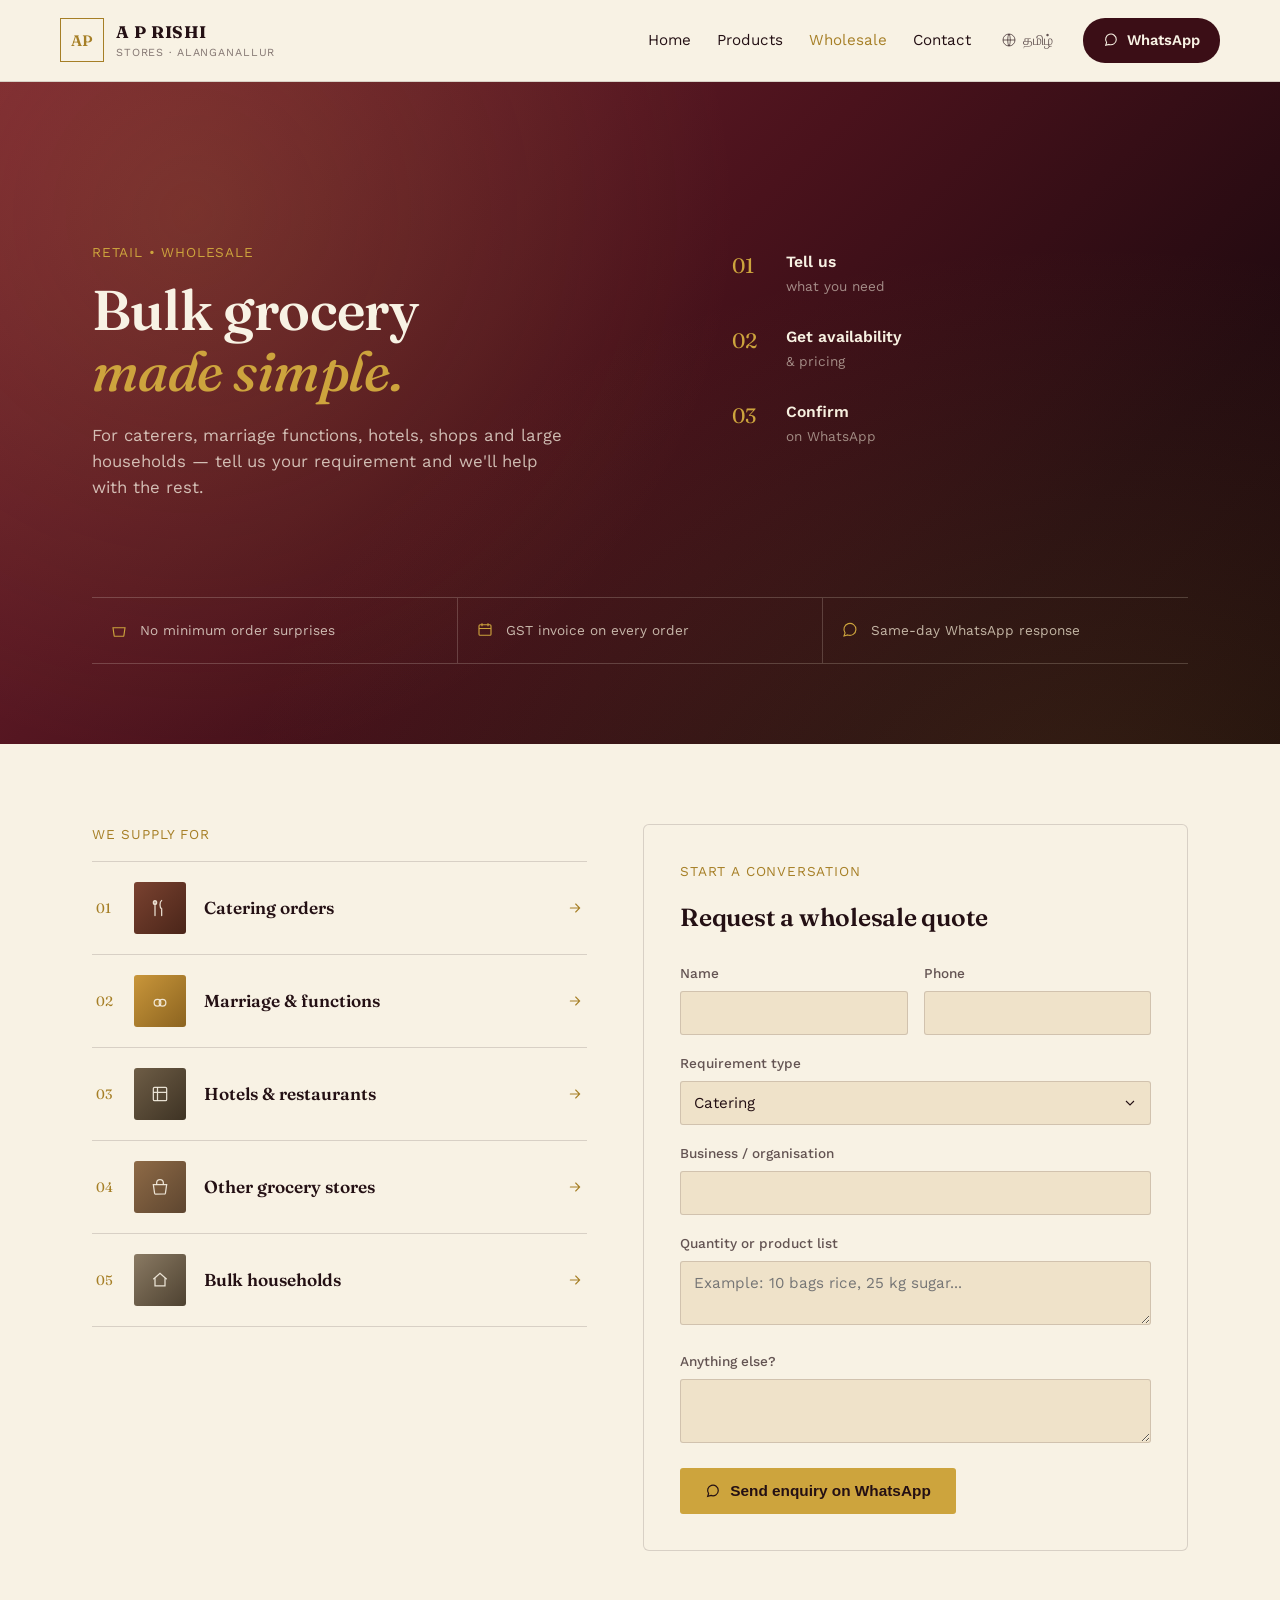
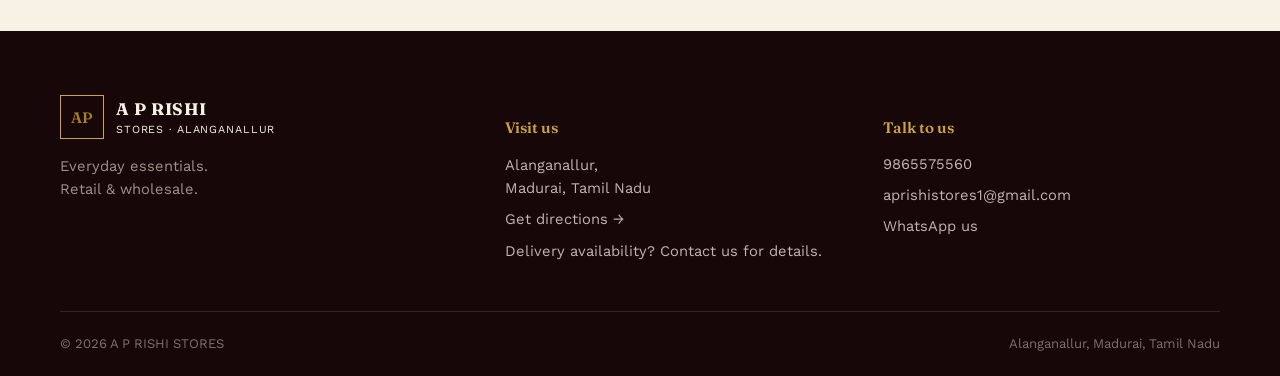
<file: wholesale.html>
<!DOCTYPE html>
<html lang="en">
<head>
<meta charset="UTF-8">
<meta name="viewport" content="width=device-width, initial-scale=1.0">
<title>Wholesale Enquiry — A P Rishi Stores, Alanganallur</title>
<meta name="description" content="Request a wholesale grocery quote from A P Rishi Stores — bulk supply for caterers, functions, hotels, restaurants and other grocery shops in Alanganallur, Madurai.">
<link rel="preconnect" href="https://fonts.googleapis.com">
<link rel="preconnect" href="https://fonts.gstatic.com" crossorigin>
<link href="https://fonts.googleapis.com/css2?family=Fraunces:ital,opsz,wght@0,9..144,400;0,9..144,500;0,9..144,600;0,9..144,700;1,9..144,500;1,9..144,600&family=Work+Sans:wght@400;500;600&display=swap" rel="stylesheet">
<link rel="stylesheet" href="style.css">
</head>
<body>

<header>
  <div class="wrap topbar">
    <div class="brand">
      <div class="brand-mark">AP</div>
      <div class="brand-text">
        <span class="brand-name">A P RISHI</span>
        <span class="brand-sub">STORES · ALANGANALLUR</span>
      </div>
    </div>
    <nav>
      <div class="nav-links">
        <a href="index.html">Home</a>
        <a href="index.html#products">Products</a>
        <a href="wholesale.html" style="color:var(--gold-deep);">Wholesale</a>
        <a href="index.html#contact">Contact</a>
      </div>
      <div class="lang-toggle" title="Language">
        <svg width="16" height="16" viewBox="0 0 24 24" fill="none"><circle cx="12" cy="12" r="9" stroke="currentColor" stroke-width="1.4"/><path d="M3 12h18M12 3c2.5 2.6 2.5 15.4 0 18M12 3c-2.5 2.6-2.5 15.4 0 18" stroke="currentColor" stroke-width="1.4"/></svg>
        <span>தமிழ்</span>
      </div>
      <a class="whatsapp-pill" href="https://wa.me/919865575560?text=Hi%2C%20I%27d%20like%20a%20wholesale%20quote%20from%20A%20P%20Rishi%20Stores" target="_blank" rel="noopener">
        <svg width="16" height="16" viewBox="0 0 24 24" fill="none"><path d="M4 20l1.4-4.2A8 8 0 1 1 9 18.6z" stroke="currentColor" stroke-width="1.6"/></svg>
        WhatsApp
      </a>
    </nav>
  </div>
</header>

<section class="hero wholesale-hero">
  <div class="wrap">
    <div class="hero-split">
      <div>
        <div class="eyebrow">RETAIL • WHOLESALE</div>
        <h1>Bulk grocery<br><em>made simple.</em></h1>
        <p class="lede">For caterers, marriage functions, hotels, shops and large households — tell us your requirement and we'll help with the rest.</p>
      </div>
      <div class="hero-steps">
        <div class="hero-step-row">
          <span class="hero-step-num">01</span>
          <div class="hero-step-text"><strong>Tell us</strong><span>what you need</span></div>
        </div>
        <div class="hero-step-row">
          <span class="hero-step-num">02</span>
          <div class="hero-step-text"><strong>Get availability</strong><span>&amp; pricing</span></div>
        </div>
        <div class="hero-step-row">
          <span class="hero-step-num">03</span>
          <div class="hero-step-text"><strong>Confirm</strong><span>on WhatsApp</span></div>
        </div>
      </div>
    </div>
  </div>
  <div class="wrap">
    <div class="trust-strip">
      <div><svg width="18" height="18" viewBox="0 0 24 24" fill="none"><path d="M4 9h16l-1.5 10.5a1 1 0 0 1-1 .9H6.5a1 1 0 0 1-1-.9L4 9z" stroke="currentColor" stroke-width="1.5"/></svg><span>No minimum order surprises</span></div>
      <div><svg width="18" height="18" viewBox="0 0 24 24" fill="none"><rect x="4" y="5" width="16" height="14" rx="1.5" stroke="currentColor" stroke-width="1.5"/><path d="M8 3v4M16 3v4M4 10h16" stroke="currentColor" stroke-width="1.5"/></svg><span>GST invoice on every order</span></div>
      <div><svg width="18" height="18" viewBox="0 0 24 24" fill="none"><path d="M4 20l1.4-4.2A8 8 0 1 1 9 18.6z" stroke="currentColor" stroke-width="1.5"/></svg><span>Same-day WhatsApp response</span></div>
    </div>
  </div>
</section>

<section class="supply-section">
  <div class="wrap">
    <div class="supply-grid">
      <div class="reveal">
        <div class="eyebrow dark">WE SUPPLY FOR</div>
        <div class="supply-list">
          <div class="supply-item">
            <span class="supply-num">01</span>
            <div class="supply-swatch supply-catering"><svg width="20" height="20" viewBox="0 0 24 24" fill="none"><path d="M6 3v8M6 3c-1.5 0-2 1-2 2.5S4.5 8 6 8M6 3c1.5 0 2 1 2 2.5S7.5 8 6 8M6 8v13M14 3s-2 1-2 5 2 5 2 5v8" stroke="currentColor" stroke-width="1.5" stroke-linecap="round"/></svg></div>
            <span class="supply-title">Catering orders</span>
            <svg class="feature-arrow" width="16" height="16" viewBox="0 0 24 24" fill="none"><path d="M5 12h14M13 6l6 6-6 6" stroke="currentColor" stroke-width="1.6" stroke-linecap="round"/></svg>
          </div>
          <div class="supply-item">
            <span class="supply-num">02</span>
            <div class="supply-swatch supply-marriage"><svg width="20" height="20" viewBox="0 0 24 24" fill="none"><circle cx="9" cy="14" r="4" stroke="currentColor" stroke-width="1.5"/><circle cx="15" cy="14" r="4" stroke="currentColor" stroke-width="1.5"/></svg></div>
            <span class="supply-title">Marriage &amp; functions</span>
            <svg class="feature-arrow" width="16" height="16" viewBox="0 0 24 24" fill="none"><path d="M5 12h14M13 6l6 6-6 6" stroke="currentColor" stroke-width="1.6" stroke-linecap="round"/></svg>
          </div>
          <div class="supply-item">
            <span class="supply-num">03</span>
            <div class="supply-swatch supply-hotels"><svg width="20" height="20" viewBox="0 0 24 24" fill="none"><rect x="4" y="4" width="16" height="16" rx="1.5" stroke="currentColor" stroke-width="1.5"/><path d="M4 10h16M9 4v16" stroke="currentColor" stroke-width="1.5"/></svg></div>
            <span class="supply-title">Hotels &amp; restaurants</span>
            <svg class="feature-arrow" width="16" height="16" viewBox="0 0 24 24" fill="none"><path d="M5 12h14M13 6l6 6-6 6" stroke="currentColor" stroke-width="1.6" stroke-linecap="round"/></svg>
          </div>
          <div class="supply-item">
            <span class="supply-num">04</span>
            <div class="supply-swatch supply-stores"><svg width="20" height="20" viewBox="0 0 24 24" fill="none"><path d="M4 9h16l-1.5 10.5a1 1 0 0 1-1 .9H6.5a1 1 0 0 1-1-.9L4 9z" stroke="currentColor" stroke-width="1.5"/><path d="M8 9V7a4 4 0 0 1 8 0v2" stroke="currentColor" stroke-width="1.5"/></svg></div>
            <span class="supply-title">Other grocery stores</span>
            <svg class="feature-arrow" width="16" height="16" viewBox="0 0 24 24" fill="none"><path d="M5 12h14M13 6l6 6-6 6" stroke="currentColor" stroke-width="1.6" stroke-linecap="round"/></svg>
          </div>
          <div class="supply-item">
            <span class="supply-num">05</span>
            <div class="supply-swatch supply-households"><svg width="20" height="20" viewBox="0 0 24 24" fill="none"><path d="M4 11l8-7 8 7" stroke="currentColor" stroke-width="1.5"/><path d="M6 10v9h12v-9" stroke="currentColor" stroke-width="1.5"/></svg></div>
            <span class="supply-title">Bulk households</span>
            <svg class="feature-arrow" width="16" height="16" viewBox="0 0 24 24" fill="none"><path d="M5 12h14M13 6l6 6-6 6" stroke="currentColor" stroke-width="1.6" stroke-linecap="round"/></svg>
          </div>
        </div>
      </div>

      <div class="quote-card reveal">
        <div class="eyebrow dark">START A CONVERSATION</div>
        <h2>Request a wholesale quote</h2>
        <form class="quote-form" id="quote-form">
          <div class="form-row">
            <div class="field">
              <label for="q-name">Name</label>
              <input id="q-name" type="text">
            </div>
            <div class="field">
              <label for="q-phone">Phone</label>
              <input id="q-phone" type="tel" required>
            </div>
          </div>
          <div class="field">
            <label for="q-type">Requirement type</label>
            <select id="q-type">
              <option>Catering</option>
              <option>Marriage &amp; Functions</option>
              <option>Hotels &amp; Restaurants</option>
              <option>Other Grocery Stores</option>
              <option>Bulk Households</option>
            </select>
          </div>
          <div class="field">
            <label for="q-business">Business / organisation</label>
            <input id="q-business" type="text">
          </div>
          <div class="field">
            <label for="q-list">Quantity or product list</label>
            <textarea id="q-list" placeholder="Example: 10 bags rice, 25 kg sugar..."></textarea>
          </div>
          <div class="field">
            <label for="q-notes">Anything else?</label>
            <textarea id="q-notes"></textarea>
          </div>
          <button class="btn btn-gold" type="submit">
            <svg width="16" height="16" viewBox="0 0 24 24" fill="none"><path d="M4 20l1.4-4.2A8 8 0 1 1 9 18.6z" stroke="currentColor" stroke-width="1.8"/></svg>
            Send enquiry on WhatsApp
          </button>
        </form>
      </div>
    </div>
  </div>
</section>

<footer id="contact">
  <div class="wrap footer-grid">
    <div class="footer-brand">
      <div class="brand" style="margin-bottom:16px;">
        <div class="brand-mark">AP</div>
        <div class="brand-text">
          <span class="brand-name">A P RISHI</span>
          <span class="brand-sub">STORES · ALANGANALLUR</span>
        </div>
      </div>
      <p>Everyday essentials.<br>Retail &amp; wholesale.</p>
    </div>
    <div class="footer-col">
      <h4>Visit us</h4>
      <p>Alanganallur,<br>Madurai, Tamil Nadu</p>
      <a href="https://maps.google.com/?q=Alanganallur,Madurai" target="_blank" rel="noopener">Get directions →</a>
      <p style="margin-top:10px;">Delivery availability? Contact us for details.</p>
    </div>
    <div class="footer-col">
      <h4>Talk to us</h4>
      <a href="tel:+919865575560">9865575560</a>
      <a href="mailto:aprishistores1@gmail.com">aprishistores1@gmail.com</a>
      <a href="https://wa.me/919865575560" target="_blank" rel="noopener">WhatsApp us</a>
    </div>
  </div>
  <div class="wrap footer-bottom">
    <span>© 2026 A P RISHI STORES</span>
    <span>Alanganallur, Madurai, Tamil Nadu</span>
  </div>
</footer>

<script>
  document.getElementById('quote-form').addEventListener('submit', function(e){
    e.preventDefault();
    var name = document.getElementById('q-name').value.trim();
    var phone = document.getElementById('q-phone').value.trim();
    var type = document.getElementById('q-type').value;
    var business = document.getElementById('q-business').value.trim();
    var list = document.getElementById('q-list').value.trim();
    var notes = document.getElementById('q-notes').value.trim();

    if(!phone){
      document.getElementById('q-phone').focus();
      return;
    }

    var lines = ["Hi, I'd like a wholesale quote from A P Rishi Stores."];
    if(name) lines.push("Name: " + name);
    lines.push("Phone: " + phone);
    lines.push("Requirement type: " + type);
    if(business) lines.push("Business/organisation: " + business);
    if(list) lines.push("Quantity/product list: " + list);
    if(notes) lines.push("Notes: " + notes);

    var message = encodeURIComponent(lines.join("\n"));
    window.open("https://wa.me/919865575560?text=" + message, "_blank");
  });

  if('IntersectionObserver' in window){
    var revealEls = document.querySelectorAll('.reveal');
    var io = new IntersectionObserver(function(entries){
      entries.forEach(function(entry){
        if(entry.isIntersecting){
          entry.target.classList.add('in-view');
          io.unobserve(entry.target);
        }
      });
    }, {threshold:0.15});
    revealEls.forEach(function(el){ io.observe(el); });
  } else {
    document.querySelectorAll('.reveal').forEach(function(el){ el.classList.add('in-view'); });
  }
</script>

</body>
</html>
</file>
<file: style.css>
:root{
    --cream:#F8F2E4;
    --cream-dim:#EFE2C9;
    --ink:#241014;
    --hero-a:#7A2432;
    --hero-b:#4A121C;
    --hero-c:#220A10;
    --card-dark:#3B0E16;
    --card-olive:#5C2A22;
    --footer:#170709;
    --gold:#CDA43D;
    --gold-deep:#A67F26;
    --line:rgba(36,16,20,0.15);
    --line-lt:rgba(248,242,228,0.2);
  }
  *{box-sizing:border-box;}
  html{scroll-behavior:smooth;}
  body{
    margin:0;
    font-family:'Work Sans', sans-serif;
    color:var(--ink);
    background:var(--cream);
    line-height:1.55;
  }
  h1,h2,h3{
    font-family:'Fraunces', serif;
    font-weight:600;
    margin:0;
    letter-spacing:-0.01em;
  }
  em, .accent{
    font-style:italic;
    color:var(--gold);
    font-weight:500;
  }
  a{color:inherit; text-decoration:none;}
  .wrap{max-width:1160px; margin:0 auto; padding:0 32px;}
  :focus-visible{outline:3px solid var(--gold-deep); outline-offset:2px;}

  .eyebrow{
    font-size:0.85rem;
    letter-spacing:0.06em;
    color:var(--gold);
    margin-bottom:16px;
  }
  .eyebrow.dark{color:var(--gold-deep);}

  /* ---------- Buttons ---------- */
  .btn{
    display:inline-flex;
    align-items:center;
    gap:9px;
    padding:13px 24px;
    border-radius:3px;
    font-size:0.96rem;
    font-weight:600;
    border:1.5px solid transparent;
    cursor:pointer;
    transition:transform 0.15s ease, background 0.15s ease;
  }
  .btn:hover{transform:translateY(-1px);}
  .btn-gold{background:var(--gold); color:var(--ink);}
  .btn-gold:hover{background:#D7AC63;}
  .btn-line{background:transparent; border-color:var(--line-lt); color:inherit;}
  .btn-line:hover{background:rgba(248,242,228,0.08);}
  .btn-line-dark{background:transparent; border-color:var(--line); color:var(--ink);}
  .btn-line-dark:hover{background:rgba(36,16,20,0.05);}
  .btn-block{width:100%; justify-content:center;}

  /* ---------- Header ---------- */
  header{background:var(--cream); border-bottom:1px solid var(--line);}
  .topbar{
    display:flex;
    align-items:center;
    justify-content:space-between;
    padding:18px 0;
    gap:24px;
    flex-wrap:wrap;
  }
  .brand{display:flex; align-items:center; gap:12px;}
  .brand-mark{
    width:44px; height:44px;
    border:1.5px solid var(--gold-deep);
    display:flex; align-items:center; justify-content:center;
    font-family:'Fraunces', serif;
    font-weight:600;
    font-size:0.95rem;
    color:var(--gold-deep);
    flex-shrink:0;
  }
  .brand-text{display:flex; flex-direction:column;}
  .brand-name{font-family:'Fraunces', serif; font-weight:700; font-size:1.05rem; letter-spacing:0.03em;}
  .brand-sub{font-size:0.68rem; letter-spacing:0.08em; color:rgba(36,16,20,0.55);}
  nav{display:flex; align-items:center; gap:30px; flex-wrap:wrap;}
  .nav-links{display:flex; gap:26px; flex-wrap:wrap;}
  .nav-links a{font-size:0.95rem; color:var(--ink);}
  .nav-links a:hover{color:var(--gold-deep);}
  .lang-toggle{display:flex; align-items:center; gap:6px; font-size:0.9rem; color:rgba(36,16,20,0.7);}
  .whatsapp-pill{
    display:inline-flex; align-items:center; gap:8px;
    background:var(--card-dark); color:var(--cream);
    padding:11px 20px; border-radius:22px;
    font-size:0.92rem; font-weight:600;
  }
  .whatsapp-pill:hover{background:#233529;}

  /* ---------- Hero ---------- */
  .hero{
    background:
      radial-gradient(circle at 15% 20%, rgba(205,164,61,0.16) 0%, transparent 45%),
      linear-gradient(135deg, var(--hero-a) 0%, var(--hero-b) 45%, var(--hero-c) 78%, #150609 100%);
    color:var(--cream);
    position:relative;
    overflow:hidden;
  }
  .hero::before{
    content:"";
    position:absolute;
    inset:0;
    background:radial-gradient(ellipse at 85% 110%, rgba(205,164,61,0.14) 0%, transparent 55%);
    pointer-events:none;
  }
  .hero-inner{padding:80px 0 0; max-width:640px; position:relative; z-index:1;}
  .hero-inner > *{
    opacity:0;
    animation:heroFadeUp 0.8s ease forwards;
  }
  .hero-inner .eyebrow{animation-delay:0.05s;}
  .hero-inner h1{animation-delay:0.15s;}
  .hero-inner .lede-strong{animation-delay:0.3s;}
  .hero-inner .lede{animation-delay:0.42s;}
  .hero-inner .hero-actions{animation-delay:0.55s;}
  .hero-inner .hero-phone{animation-delay:0.68s;}
  @keyframes heroFadeUp{
    from{opacity:0; transform:translateY(16px);}
    to{opacity:1; transform:translateY(0);}
  }
  @media (prefers-reduced-motion: reduce){
    .hero-inner > *{animation:none; opacity:1;}
  }
  .hero h1{
    font-size:clamp(2.2rem, 4.8vw, 3.6rem);
    line-height:1.1;
    color:var(--cream);
  }
  .hero .lede-strong{
    margin-top:20px;
    font-size:1.15rem;
    font-weight:600;
    color:var(--cream);
  }
  .hero .lede{
    margin-top:12px;
    font-size:1.02rem;
    color:rgba(248,242,228,0.72);
    max-width:520px;
  }
  .hero-actions{margin-top:32px; display:flex; gap:14px; flex-wrap:wrap;}
  .hero-phone{
    margin-top:34px;
    display:flex; align-items:center; gap:10px;
    font-size:1.05rem; font-weight:600;
  }
  .hero-strip{
    margin-top:56px;
    border-top:1px solid var(--line-lt);
    padding:20px 0;
    display:flex; gap:40px; flex-wrap:wrap;
  }
  .hero-strip span{
    font-size:0.78rem;
    letter-spacing:0.09em;
    color:rgba(248,242,228,0.55);
  }
  .hero-strip span::before{content:"• "; color:var(--gold);}

  /* ---------- Section shell ---------- */
  section{padding:80px 0;}
  .section-head{
    display:flex;
    justify-content:space-between;
    align-items:flex-end;
    gap:24px;
    margin-bottom:40px;
    flex-wrap:wrap;
  }
  .section-head h2{font-size:clamp(1.8rem, 3.4vw, 2.5rem);}
  .view-all{font-size:0.95rem; color:var(--gold-deep); font-weight:600; white-space:nowrap;}

  /* ---------- Start here ---------- */
  .start-top{
    display:flex;
    justify-content:space-between;
    align-items:flex-end;
    gap:40px;
    flex-wrap:wrap;
    margin-bottom:48px;
  }
  .start-top h2{font-size:clamp(2rem, 4vw, 2.9rem); line-height:1.12;}
  .search-box{
    display:flex;
    align-items:center;
    gap:10px;
    background:var(--cream);
    border:1px solid var(--line);
    padding:6px 6px 6px 18px;
    border-radius:4px;
    min-width:320px;
  }
  .search-box input{
    border:none; outline:none; background:transparent;
    flex:1; font-family:'Work Sans', sans-serif; font-size:0.95rem; padding:10px 0;
  }
  .search-box button{
    background:var(--card-dark); color:var(--cream);
    border:none; padding:11px 20px; border-radius:3px;
    font-size:0.9rem; font-weight:600; cursor:pointer;
  }

  .feature-grid{
    display:grid;
    grid-template-columns:repeat(4, 1fr);
    border-top:1px solid var(--line);
    border-left:1px solid var(--line);
  }
  @media (max-width:900px){.feature-grid{grid-template-columns:repeat(2,1fr);}}
  @media (max-width:520px){.feature-grid{grid-template-columns:1fr;}}
  .feature-item{
    border-right:1px solid var(--line);
    border-bottom:1px solid var(--line);
    padding:26px 22px;
    display:flex;
    flex-direction:column;
    gap:14px;
  }
  .feature-item .row{display:flex; align-items:flex-start; justify-content:space-between; gap:10px;}
  .feature-icon{
    width:38px; height:38px;
    background:var(--cream-dim);
    display:flex; align-items:center; justify-content:center;
    color:var(--card-olive);
  }
  .feature-item h3{font-size:1.02rem; margin-bottom:4px;}
  .feature-item p{margin:0; font-size:0.88rem; color:rgba(36,16,20,0.62);}
  .feature-arrow{color:var(--gold-deep); flex-shrink:0;}

  .inline-facts{
    margin-top:34px;
    display:flex;
    gap:44px;
    flex-wrap:wrap;
  }
  .inline-facts div{
    display:flex; align-items:center; gap:9px;
    font-size:0.92rem; color:rgba(36,16,20,0.7);
  }
  .inline-facts svg{color:var(--gold-deep); flex-shrink:0;}

  /* ---------- Category grid ---------- */
  .cat-section{background:var(--cream-dim);}
  .cat-grid{
    display:grid;
    grid-template-columns:repeat(3, 1fr);
    gap:18px;
  }
  @media (max-width:820px){.cat-grid{grid-template-columns:repeat(2,1fr);}}
  @media (max-width:520px){.cat-grid{grid-template-columns:1fr;}}
  .cat-card{
    position:relative;
    height:220px;
    border-radius:3px;
    overflow:hidden;
    display:flex;
    align-items:flex-end;
    padding:18px;
  }
  .cat-card::after{
    content:"";
    position:absolute; inset:0;
    background:linear-gradient(to top, rgba(20,25,20,0.75) 0%, rgba(20,25,20,0.05) 55%);
  }
  .cat-card .cat-label{
    position:relative; z-index:2;
    display:flex; align-items:center; justify-content:space-between;
    width:100%;
    color:var(--cream);
    font-weight:600;
    font-size:1.02rem;
  }
  .cat-card .cat-label svg{color:var(--gold);}
  .cat-rice{background:linear-gradient(135deg,#DCCFA6,#B8A470);}
  .cat-dal{background:linear-gradient(135deg,#8E6A46,#5E4630);}
  .cat-oil{background:linear-gradient(135deg,#C9963A,#8C6420);}
  .cat-spice{background:linear-gradient(135deg,#7A4230,#4A2519);}
  .cat-packaged{background:linear-gradient(135deg,#6E5D46,#3E3324);}
  .cat-household{background:linear-gradient(135deg,#8A7A63,#4E4231);}

  /* ---------- Dark CTA: quicker than a cart ---------- */
  .cta-dark{background:var(--card-dark); color:var(--cream);}
  .cta-grid{display:grid; grid-template-columns:1fr 1fr; gap:56px; align-items:start;}
  @media (max-width:860px){.cta-grid{grid-template-columns:1fr;}}
  .cta-dark h2{color:var(--cream); font-size:clamp(1.9rem,3.6vw,2.6rem);}
  .cta-dark p{color:rgba(248,242,228,0.68); margin-top:16px; max-width:420px;}
  .cta-links{display:flex; gap:26px; margin-top:22px; flex-wrap:wrap;}
  .cta-links a{display:flex; align-items:center; gap:8px; font-size:0.92rem; color:var(--gold); font-weight:600;}

  .list-box textarea{
    width:100%;
    background:rgba(248,242,228,0.05);
    border:1px solid var(--line-lt);
    border-radius:3px;
    color:var(--cream);
    padding:18px;
    font-family:'Work Sans', sans-serif;
    font-size:0.98rem;
    min-height:140px;
    resize:vertical;
  }
  .list-box textarea::placeholder{color:rgba(248,242,228,0.45);}
  .list-fields{display:flex; gap:14px; margin-top:14px; flex-wrap:wrap;}
  .list-fields input{
    flex:1; min-width:160px;
    background:rgba(248,242,228,0.05);
    border:1px solid var(--line-lt);
    border-radius:3px;
    color:var(--cream);
    padding:13px 14px;
    font-family:'Work Sans', sans-serif;
    font-size:0.95rem;
  }
  .list-fields input::placeholder{color:rgba(248,242,228,0.45);}
  .list-box .btn{margin-top:16px;}

  /* ---------- Olive CTA: bigger moment ---------- */
  .cta-olive{background:var(--card-olive); color:var(--cream);}
  .olive-grid{display:grid; grid-template-columns:1.3fr 1fr; gap:40px; align-items:center;}
  @media (max-width:820px){.olive-grid{grid-template-columns:1fr;}}
  .cta-olive h2{color:var(--cream); font-size:clamp(1.9rem,3.6vw,2.6rem); line-height:1.15;}
  .cta-olive p{color:rgba(248,242,228,0.75); margin-top:18px; max-width:440px;}
  .badge-circle{
    width:200px; height:200px;
    border:1.5px solid rgba(248,242,228,0.4);
    border-radius:50%;
    display:flex; flex-direction:column; align-items:center; justify-content:center;
    gap:10px;
    margin:0 auto;
  }
  .badge-circle span{font-size:0.82rem; letter-spacing:0.1em; color:rgba(248,242,228,0.8);}
  .badge-circle svg{color:var(--gold);}

  /* ---------- Footer ---------- */
  footer{background:var(--footer); color:rgba(248,242,228,0.65);}
  .footer-grid{
    display:grid;
    grid-template-columns:1.2fr 1fr 1fr;
    gap:40px;
    padding:64px 0 40px;
  }
  @media (max-width:760px){.footer-grid{grid-template-columns:1fr; gap:32px;}}
  .footer-brand .brand-name, .footer-brand .brand-sub{color:var(--cream);}
  .footer-brand .brand-mark{border-color:var(--gold);}
  .footer-brand p{margin:14px 0 0; font-size:0.92rem; color:rgba(248,242,228,0.6);}
  .footer-col h4{
    font-family:'Fraunces', serif; font-weight:600; font-size:0.95rem;
    color:var(--gold); margin-bottom:14px;
  }
  .footer-col p, .footer-col a{
    display:block; font-size:0.92rem; margin-bottom:8px;
    color:rgba(248,242,228,0.75);
  }
  .footer-col a:hover{color:var(--gold);}
  .footer-bottom{
    border-top:1px solid rgba(248,242,228,0.12);
    padding:22px 0;
    display:flex; justify-content:space-between; flex-wrap:wrap; gap:10px;
    font-size:0.82rem;
    color:rgba(248,242,228,0.45);
  }

/* ---------- Reveal on scroll ---------- */
.reveal{
  opacity:0;
  transform:translateY(18px);
  transition:opacity 0.6s ease, transform 0.6s ease;
}
.reveal.in-view{
  opacity:1;
  transform:translateY(0);
}

/* ---------- Wholesale hero (split) ---------- */
.wholesale-hero .hero-split{
  display:grid;
  grid-template-columns:1.3fr 1fr;
  gap:48px;
  align-items:start;
  padding:80px 0;
}
@media (max-width:860px){
  .wholesale-hero .hero-split{grid-template-columns:1fr; gap:40px;}
}
.wholesale-hero h1{
  font-size:clamp(2.2rem, 4.8vw, 3.5rem);
  color:var(--cream);
  line-height:1.1;
}
.wholesale-hero .lede{
  margin-top:20px;
  font-size:1.05rem;
  color:rgba(248,242,228,0.75);
  max-width:480px;
}
.hero-steps{display:flex; flex-direction:column; gap:26px; padding-top:8px;}
.hero-step-row{display:flex; gap:16px; align-items:flex-start;}
.hero-step-num{
  font-family:'Fraunces', serif;
  font-size:1.3rem;
  color:var(--gold);
  min-width:38px;
}
.hero-step-text strong{display:block; font-size:0.98rem; color:var(--cream); font-weight:600;}
.hero-step-text span{font-size:0.85rem; color:rgba(248,242,228,0.55);}

/* ---------- Supply + quote section ---------- */
.supply-section{padding:80px 0;}
.supply-grid{
  display:grid;
  grid-template-columns:1fr 1.1fr;
  gap:56px;
  align-items:start;
}
@media (max-width:900px){.supply-grid{grid-template-columns:1fr;}}

.supply-list{border-top:1px solid var(--line);}
.supply-item{
  display:flex;
  align-items:center;
  gap:18px;
  padding:20px 4px;
  border-bottom:1px solid var(--line);
  transition:padding-left 0.2s ease;
}
.supply-item:hover{padding-left:10px;}
.supply-swatch{
  width:52px; height:52px;
  border-radius:3px;
  flex-shrink:0;
  display:flex; align-items:center; justify-content:center;
  color:rgba(248,242,228,0.9);
}
.supply-num{
  font-family:'Fraunces', serif;
  font-size:0.85rem;
  color:var(--gold-deep);
  min-width:20px;
}
.supply-title{flex:1; font-size:1.08rem; font-weight:600; font-family:'Fraunces', serif;}
.supply-item .feature-arrow{color:var(--gold-deep);}
.supply-catering{background:linear-gradient(135deg,#7A4230,#4A2519);}
.supply-marriage{background:linear-gradient(135deg,#C9963A,#8C6420);}
.supply-hotels{background:linear-gradient(135deg,#6E5D46,#3E3324);}
.supply-stores{background:linear-gradient(135deg,#8E6A46,#5E4630);}
.supply-households{background:linear-gradient(135deg,#8A7A63,#4E4231);}

.quote-card{
  background:var(--cream);
  border:1px solid var(--line);
  border-radius:6px;
  padding:36px;
}
.quote-card h2{font-size:1.55rem; margin-top:6px;}
.quote-form{margin-top:26px;}
.form-row{display:flex; gap:16px;}
.form-row .field{flex:1;}
.field{margin-bottom:18px;}
.field label{display:block; font-size:0.85rem; margin-bottom:7px; color:rgba(36,16,20,0.7); font-weight:500;}
.field input,
.field select,
.field textarea{
  width:100%;
  padding:12px 13px;
  border:1px solid var(--line);
  border-radius:3px;
  font-family:'Work Sans', sans-serif;
  font-size:0.95rem;
  background:var(--cream-dim);
  color:var(--ink);
}
.field textarea{resize:vertical; min-height:64px;}
.field select{appearance:none; background-image:url('data:image/svg+xml;utf8,<svg xmlns="http://www.w3.org/2000/svg" viewBox="0 0 24 24" fill="none" stroke="%23241014" stroke-width="1.6"><path d="M6 9l6 6 6-6"/></svg>'); background-repeat:no-repeat; background-position:right 12px center; background-size:16px;}

/* ---------- Trust strip with icons (dynamic touch) ---------- */
.trust-strip{
  display:flex;
  gap:0;
  border-top:1px solid var(--line-lt);
  border-bottom:1px solid var(--line-lt);
  flex-wrap:wrap;
}
.trust-strip div{
  flex:1;
  min-width:150px;
  padding:22px 18px;
  display:flex;
  align-items:center;
  gap:12px;
  border-right:1px solid var(--line-lt);
}
.trust-strip div:last-child{border-right:none;}
.trust-strip svg{color:var(--gold); flex-shrink:0;}
.trust-strip span{font-size:0.85rem; color:rgba(248,242,228,0.75);}

/* ---------- Popular products (real photos) ---------- */
.products-strip{
  display:grid;
  grid-template-columns:repeat(2, 1fr);
  gap:20px;
}
@media (max-width:600px){.products-strip{grid-template-columns:1fr;}}
.product-tile{
  background:var(--cream);
  border:1px solid var(--line);
  border-radius:4px;
  overflow:hidden;
  display:flex;
  gap:0;
}
@media (max-width:520px){.product-tile{flex-direction:column;}}
.product-tile .photo{
  width:180px;
  min-width:180px;
  background:#fff;
  display:flex;
  align-items:center;
  justify-content:center;
  padding:16px;
}
@media (max-width:520px){.product-tile .photo{width:100%;}}
.product-tile img{
  max-width:100%;
  max-height:200px;
  object-fit:contain;
}
.product-tile .info{
  padding:22px 24px;
  display:flex;
  flex-direction:column;
  justify-content:center;
  gap:8px;
}
.product-tile .brand-tag{
  font-size:0.75rem;
  letter-spacing:0.07em;
  color:var(--gold-deep);
  font-weight:600;
}
.product-tile h3{font-size:1.15rem;}
.product-tile p{margin:0; font-size:0.88rem; color:rgba(36,16,20,0.62);}
.product-tile .enquire{
  margin-top:6px;
  font-size:0.86rem;
  font-weight:600;
  color:var(--gold-deep);
  display:inline-flex;
  align-items:center;
  gap:6px;
  width:fit-content;
}

/* ---------- Home/Bulk badge as a real button ---------- */
.badge-circle{
  cursor:pointer;
  border:2px solid var(--gold);
  background:rgba(201,154,78,0.08);
  box-shadow:0 6px 18px rgba(0,0,0,0.18);
  transition:transform 0.2s ease, background 0.2s ease, box-shadow 0.2s ease;
}
.badge-circle:hover{
  background:var(--gold);
  transform:translateY(-3px) scale(1.03);
  box-shadow:0 10px 24px rgba(0,0,0,0.28);
}
.badge-circle:hover span,
.badge-circle:hover svg{color:var(--ink) !important;}
.badge-circle span{transition:color 0.2s ease;}
.badge-circle svg{transition:color 0.2s ease;}


/* ---------- Category illustration motifs ---------- */
.cat-illustration{
  position:absolute;
  inset:0;
  z-index:1;
  display:flex;
  align-items:center;
  justify-content:center;
  pointer-events:none;
}
</file>
